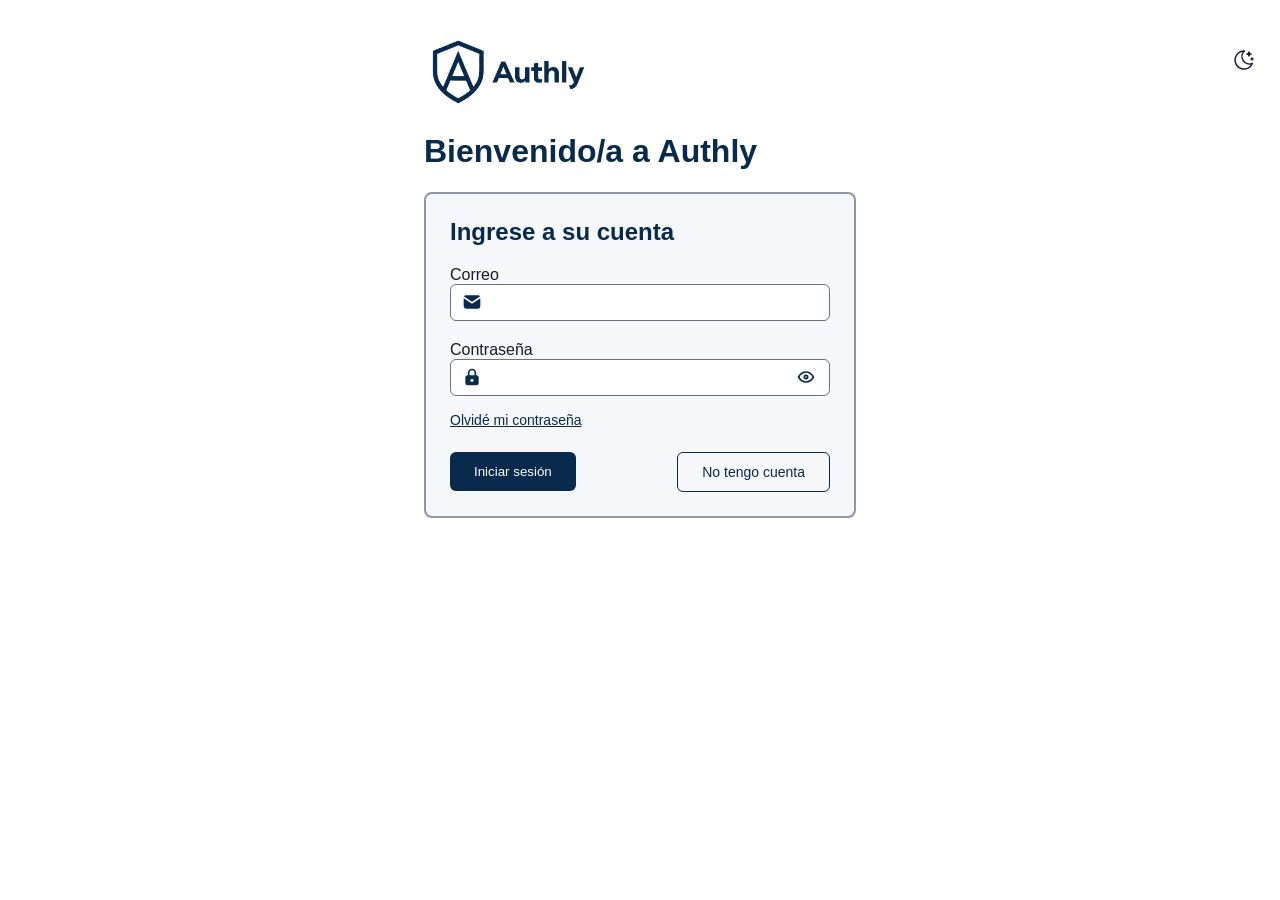
<file: frontend/index.html>
<!DOCTYPE html>
<html lang="es">

    <head>
        <meta charset="UTF-8">
        <title>Authly</title>
    </head>

    <body>
        <script type="module" src="js/index.js"></script>
    </body>

</html>
</file>
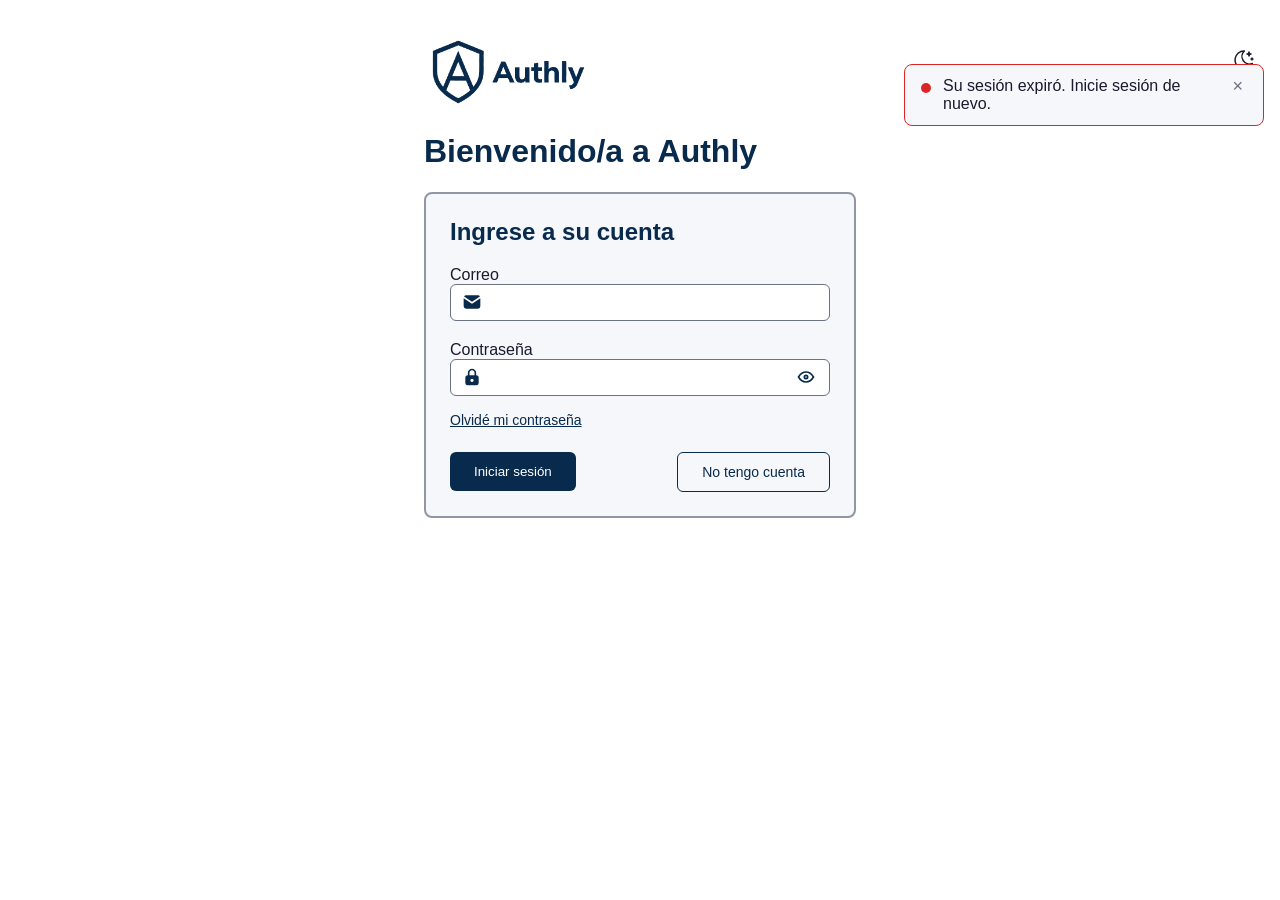
<file: frontend/app.html>
<!DOCTYPE html>
<html lang="es">

    <head>
        <meta charset="UTF-8">
        <script>
            if (localStorage.getItem("tema") === "oscuro") {
            document.documentElement.setAttribute("data-tema", "oscuro");
            }
        </script>
        <meta name="viewport" content="width=device-width, initial-scale=1">
        <title>Aplicación | Authly</title>
        <link rel="stylesheet" href="css/variables.css">
        <link rel="stylesheet" href="css/base.css">
        <link rel="stylesheet" href="css/components.css">
        <link rel="stylesheet" href="css/panel.css">
        <link rel="stylesheet" href="css/transiciones.css">
    </head>

    <body>

         <button type="button" aria-label="Cambiar a modo oscuro" id="cambiar-tema">
            <svg class="icono-luna" width="24" height="24" viewBox="0 0 24 24" fill="none" stroke="currentColor" stroke-width="1.5" stroke-linecap="round" stroke-linejoin="round" aria-hidden="true">
                <path d="M12 3c.132 0 .263 0 .393 0a7.5 7.5 0 0 0 7.92 12.446a9 9 0 1 1 -8.313 -12.454z" />
                <path d="M17 4a2 2 0 0 0 2 2a2 2 0 0 0 -2 2a2 2 0 0 0 -2 -2a2 2 0 0 0 2 -2" />
                <path d="M19 11h2m-1 -1v2" />
            </svg>
            <svg class="icono-sol" width="24" height="24" viewBox="0 0 24 24" fill="none" stroke="currentColor" stroke-width="1.5" stroke-linecap="round" stroke-linejoin="round" aria-hidden="true">
                <path d="M14.828 14.828a4 4 0 1 0 -5.656 -5.656a4 4 0 0 0 5.656 5.656z" />
                <path d="M6.343 17.657l-1.414 1.414" />
                <path d="M6.343 6.343l-1.414 -1.414" />
                <path d="M17.657 6.343l1.414 -1.414" />
                <path d="M17.657 17.657l1.414 1.414" />
                <path d="M4 12h-2" />
                <path d="M12 4v-2" />
                <path d="M20 12h2" />
                <path d="M12 20v2" />
            </svg>
        </button>

            <header class="encabezado">

                <a href="apps.html" class="enlace-logo" aria-label="Authly, ir a aplicaciones">
                    <img class="logo claro" src="assets/img/logo_horizontal.png" alt="">
                    <img class="logo oscuro" src="assets/img/logo_horizontal_noche.png" alt="">
                </a>

                <div class="datos-sesion">
                    <div class="identidad">
                    
                        <span class="nombre-organizacion" id="nombre-organizacion"></span>
                        <span class="email-administrador" id="email-administrador"></span>

                    </div>

                    <button type="button" class="boton-secundario" id="boton-cerrar-sesion">Cerrar sesión</button>

                </div>

            </header>

        <main class="contenedor contenedor-ancho">

            <a class="enlace-volver" href="apps.html">← Volver a aplicaciones</a>

            <p class="texto-ayuda" id="estado-carga">Cargando aplicación...</p>

            <section class="oculto" id="detalle-app">

                <div class="titulo-pagina">
                    <h1 id="titulo-detalle">Nombre</h1>
                    <button type="button" class="boton-secundario" id="boton-editar">Editar</button>
                </div>

                <p class="descripcion" id="descripcion-detalle">Descripción</p>

                <section>

                    <h2>Credenciales</h2>

                    <div class="credencial">

                        <p class="etiqueta-credencial">Client ID</p>
            
                        <div class="credencial-fila">
                
                            <span class="credencial-valor" id="credencial-client-id"></span>
                            <button type ="button" class="boton-secundario boton-chico" id="boton-copiar-client-id">Copiar</button>

                        </div>

                    </div>

                    <div class="credencial">

                        <p class="etiqueta-credencial">Client secret</p>

                        <div class="aviso">
                            <svg class="icono-aviso" width="24" height="24" viewBox="0 0 24 24" fill="none" stroke="currentColor" stroke-width="2" stroke-linecap="round" stroke-linejoin="round" aria-hidden="true">
                                <path d="M12 9v4" />
                                <path d="M10.363 3.591l-8.106 13.534a1.914 1.914 0 0 0 1.636 2.871h16.214a1.914 1.914 0 0 0 1.636 -2.87l-8.106 -13.536a1.914 1.914 0 0 0 -3.274 0z" />
                                <path d="M12 16h.01" />
                            </svg>

                            <p>El client secret no puede volver a mostrarse. Si lo perdió, genere uno nuevo: el actual dejará de funcionar y los sistemas que lo usen tendrán que actualizarlo.</p>

                        </div>

                        <button type="button" class="boton-peligro-borde" id="boton-regenerar">Regenerar secret</button>

                    </div>

                </section>

                <section class="pestanas-app">

                    <div class="pestanas" role="tablist" aria-label="Gestión de la aplicación">
                        <button type="button" role="tab" class="pestana" id="pestana-roles" aria-selected="true" aria-controls="panel-roles">Roles</button>
                        <button type="button" role="tab" class="pestana" id="pestana-usuarios" aria-selected="false" aria-controls="panel-usuarios">Usuarios</button>
                    </div>

                    <div role="tabpanel" id="panel-roles" aria-labelledby="pestana-roles">
                        <div class="barra-panel">
                            <p class="texto-ayuda">Los roles definen qué puede hacer cada usuario de la aplicación.</p>
                            <button type="button" id="boton-crear-rol">Crear rol</button>
                        </div>

                        <p class="texto-ayuda" id="estado-carga-roles">Cargando roles...</p>

                        <table class="tabla oculto" id="tabla-roles">

                            <thead>
                                <tr>
                                    <th>Nombre</th>
                                    <th>Permisos</th>
                                    <th>Usuarios</th>
                                    <th>Acciones</th>
                                </tr>
                            </thead>

                            <tbody id="cuerpo-tabla-roles">
                               
                            </tbody>

                        </table>

                        <section class="estado-vacio oculto" id="estado-vacio-roles">
                            <p>Esta aplicación no tiene roles aún. Cree el primero con el botón «Crear rol».</p>
                        </section>
                    </div>

                    <div role="tabpanel" class="oculto" id="panel-usuarios" aria-labelledby="pestana-usuarios">

                        <p class="texto-ayuda">Los usuarios se registran desde el sistema externo de la aplicación. Desde aquí se puede cambiar su nombre y sus roles, o eliminarlos.</p>

                        <p class="texto-ayuda" id="estado-carga-usuarios">Cargando usuarios...</p>

                        <table class="tabla oculto" id="tabla-usuarios">

                            <thead>
                                <tr>
                                    <th>Nombre</th>
                                    <th>Email</th>
                                    <th>Roles</th>
                                    <th>Acciones</th>
                                </tr>
                            </thead>

                            <tbody id="cuerpo-tabla-usuarios">

                            </tbody>

                        </table>

                        <section class="estado-vacio oculto" id="estado-vacio-usuarios">
                            <p>Esta aplicación no tiene usuarios aún. Los usuarios se registran desde el sistema externo de la aplicación.</p>
                        </section>

                        <nav class="paginador oculto" id="paginador-usuarios" aria-label="Paginación de usuarios"></nav>

                    </div>

                </section>

                <section class="zona-peligro">
                    <h2>Acciones irreversibles</h2>
                    <p class="texto-ayuda">Eliminar la aplicación no se puede deshacer. Solo es posible si no tiene usuarios.</p>
                    <button type="button" class="boton-peligro-borde" id="boton-eliminar-app">Eliminar aplicación</button>
                </section>

            </section>

            <section class="oculto" id="no-encontrada">

                <p>No se encontró la aplicación.</p>
                <a class="enlace-volver" href="apps.html">← Volver a aplicaciones</a>
                    
            </section>

        </main>

        <dialog id="modal-confirmar-regenerar">

            <h2>Regenerar client secret</h2>

            <div class="aviso">
                <svg class="icono-aviso" width="24" height="24" viewBox="0 0 24 24" fill="none" stroke="currentColor" stroke-width="2" stroke-linecap="round" stroke-linejoin="round" aria-hidden="true">
                    <path d="M12 9v4" />
                    <path d="M10.363 3.591l-8.106 13.534a1.914 1.914 0 0 0 1.636 2.871h16.214a1.914 1.914 0 0 0 1.636 -2.87l-8.106 -13.536a1.914 1.914 0 0 0 -3.274 0z" />
                    <path d="M12 16h.01" />
                </svg>
                <p>El client secret actual dejará de funcionar. Los sistemas que lo usen no podrán autenticarse hasta que se los configure con el nuevo.</p>
            </div>

            <p id="texto-confirmar-regenerar"></p>
            <p class="mensaje-error oculto" id="error-regenerar">No se pudo regenerar el client secret. Intente nuevamente.</p>

            <div class="botones-formulario">
                <button type="button" class="boton-peligro" id="boton-confirmar-regenerar">Regenerar</button>
                <button type="button" class="boton-secundario" id="boton-cancelar-regenerar">Cancelar</button>
            </div>

        </dialog>

        <dialog id="modal-secret">

            <h2>Nuevo client secret</h2>

            <div class="aviso">
                <svg class="icono-aviso" width="24" height="24" viewBox="0 0 24 24" fill="none" stroke="currentColor" stroke-width="2" stroke-linecap="round" stroke-linejoin="round" aria-hidden="true">
                    <path d="M12 9v4" />
                    <path d="M10.363 3.591l-8.106 13.534a1.914 1.914 0 0 0 1.636 2.871h16.214a1.914 1.914 0 0 0 1.636 -2.87l-8.106 -13.536a1.914 1.914 0 0 0 -3.274 0z" />
                    <path d="M12 16h.01" />
                </svg>
                <p>Atención: el client secret no volverá a mostrarse. Asegúrese de copiarlo.</p>
            </div>

            <div class="credencial">
                <p class="etiqueta-credencial">Client secret</p>
                <div class="credencial-fila">
                    <span class="credencial-valor" id="valor-secret-nuevo"></span>
                    <button type="button" class="boton-secundario boton-chico" id="boton-copiar-secret">Copiar</button>
                </div>
            </div>

            <button type="button" id="boton-entendido">Entendido, ya lo copié</button>

        </dialog>

        <dialog id="modal-editar-app">

            <h2>Editar aplicación</h2>

            <form id="formulario-editar-app" novalidate>

                <label for="nombre-editar">Nombre</label>
                <input type="text" id="nombre-editar" maxlength="100" name="nombre">
                <p class="mensaje-error oculto" id="error-nombre-editar">Campo incompleto. Ingrese el nombre de la aplicación.</p>

                <label for="descripcion-editar">Descripción (opcional)</label>
                <textarea id="descripcion-editar" maxlength="500" name="descripcion" rows="3"></textarea>

                <div class="botones-formulario">
                    <button type="submit" id="boton-guardar-editar">Guardar</button>
                    <button type="button" class="boton-secundario" id="boton-cancelar-editar">Cancelar</button>
                </div>

            </form>

        </dialog>

        <dialog id="modal-rol" class="dialog-ancho">

            <h2 id="titulo-modal-rol">Crear rol</h2>

            <form id="formulario-rol" novalidate>

                <label for="nombre-rol">Nombre</label>
                <input type="text" id="nombre-rol" maxlength="100" name="nombre">
                <p class="mensaje-error oculto" id="error-nombre-rol">Campo incompleto. Ingrese el nombre del rol.</p>

                <label for="descripcion-rol">Descripción (opcional)</label>
                <textarea id="descripcion-rol" maxlength="500" name="descripcion" rows="2"></textarea>

                <fieldset class="grupo-campos">
                    <legend>Permisos</legend>
                    <p class="texto-ayuda">Cada permiso combina un recurso y una acción, por ejemplo «facturas» y «leer». Un rol puede no tener permisos.</p>
                    <div id="lista-permisos"></div>
                    <p class="mensaje-error oculto" id="error-permisos"></p>
                    <button type="button" class="boton-secundario boton-chico" id="boton-agregar-permiso">Agregar permiso</button>
                </fieldset>

                <div class="casilla-fila">
                    <input type="checkbox" id="rol-por-defecto" name="porDefecto">
                    <label for="rol-por-defecto">Rol por defecto</label>
                </div>
                <p class="texto-ayuda">Los usuarios nuevos reciben este rol. Solo uno por aplicación.</p>

                <p class="mensaje-error oculto" id="error-general-rol"></p>

                <div class="botones-formulario">
                    <button type="submit" id="boton-guardar-rol">Crear</button>
                    <button type="button" class="boton-secundario" id="boton-cancelar-rol">Cancelar</button>
                </div>

                <datalist id="acciones-sugeridas">
                    <option value="crear"></option>
                    <option value="leer"></option>
                    <option value="editar"></option>
                    <option value="eliminar"></option>
                </datalist>

            </form>

        </dialog>

        <dialog id="modal-confirmar-sin-defecto">

            <h2>Quitar el rol por defecto</h2>

            <div class="aviso">
                <svg class="icono-aviso" width="24" height="24" viewBox="0 0 24 24" fill="none" stroke="currentColor" stroke-width="2" stroke-linecap="round" stroke-linejoin="round" aria-hidden="true">
                    <path d="M12 9v4" />
                    <path d="M10.363 3.591l-8.106 13.534a1.914 1.914 0 0 0 1.636 2.871h16.214a1.914 1.914 0 0 0 1.636 -2.87l-8.106 -13.536a1.914 1.914 0 0 0 -3.274 0z" />
                    <path d="M12 16h.01" />
                </svg>
                <p>Este rol deja de ser el rol por defecto. Mientras la aplicación no tenga otro, no se podrán registrar usuarios nuevos.</p>
            </div>

            <p id="texto-confirmar-sin-defecto"></p>

            <div class="botones-formulario">
                <button type="button" id="boton-confirmar-sin-defecto">Guardar cambios</button>
                <button type="button" class="boton-secundario" id="boton-volver-formulario">Volver al formulario</button>
            </div>

        </dialog>

        <dialog id="modal-eliminar-rol">

            <h2 id="titulo-eliminar-rol">Eliminar rol</h2>

            <div class="aviso">
                <svg class="icono-aviso" width="24" height="24" viewBox="0 0 24 24" fill="none" stroke="currentColor" stroke-width="2" stroke-linecap="round" stroke-linejoin="round" aria-hidden="true">
                    <path d="M12 9v4" />
                    <path d="M10.363 3.591l-8.106 13.534a1.914 1.914 0 0 0 1.636 2.871h16.214a1.914 1.914 0 0 0 1.636 -2.87l-8.106 -13.536a1.914 1.914 0 0 0 -3.274 0z" />
                    <path d="M12 16h.01" />
                </svg>
                <p id="aviso-eliminar-rol"></p>
            </div>

            <p class="mensaje-error oculto" id="error-eliminar-rol"></p>

            <div class="botones-formulario">
                <button type="button" class="boton-peligro" id="boton-confirmar-eliminar">Eliminar</button>
                <button type="button" class="boton-secundario" id="boton-cancelar-eliminar">Cancelar</button>
            </div>

        </dialog>

        <dialog id="modal-eliminar-app">

            <h2 id="titulo-eliminar-app">Eliminar aplicación</h2>

            <div class="aviso">
                <svg class="icono-aviso" width="24" height="24" viewBox="0 0 24 24" fill="none" stroke="currentColor" stroke-width="2" stroke-linecap="round" stroke-linejoin="round" aria-hidden="true">
                    <path d="M12 9v4" />
                    <path d="M10.363 3.591l-8.106 13.534a1.914 1.914 0 0 0 1.636 2.871h16.214a1.914 1.914 0 0 0 1.636 -2.87l-8.106 -13.536a1.914 1.914 0 0 0 -3.274 0z" />
                    <path d="M12 16h.01" />
                </svg>
                <p id="aviso-eliminar-app"></p>
            </div>

            <div id="confirmacion-nombre-app">
                <label for="campo-nombre-eliminar">Para confirmar, escriba el nombre de la aplicación</label>
                <input type="text" id="campo-nombre-eliminar" autocomplete="off">
                <p class="texto-ayuda" id="ayuda-nombre-eliminar"></p>
            </div>

            <p class="mensaje-error oculto" id="error-eliminar-app"></p>

            <div class="botones-formulario">
                <button type="button" class="boton-peligro" id="boton-confirmar-eliminar-app">Eliminar aplicación</button>
                <button type="button" class="boton-secundario" id="boton-cancelar-eliminar-app">Cancelar</button>
            </div>

        </dialog>

        <dialog id="modal-editar-usuario" class="dialog-ancho">

            <h2>Editar usuario</h2>

            <form id="formulario-editar-usuario" novalidate>

                <p class="etiqueta-credencial">Email</p>
                <p class="dato-fijo" id="email-editar-usuario"></p>
                <p class="texto-ayuda">El email no se puede modificar.</p>

                <label for="nombre-usuario">Nombre</label>
                <input type="text" id="nombre-usuario" maxlength="100" name="nombre">
                <p class="mensaje-error oculto" id="error-nombre-usuario">Campo incompleto. Ingrese el nombre.</p>

                <label for="apellido-usuario">Apellido</label>
                <input type="text" id="apellido-usuario" maxlength="100" name="apellido">
                <p class="mensaje-error oculto" id="error-apellido-usuario">Campo incompleto. Ingrese el apellido.</p>

                <fieldset class="grupo-campos">
                    <legend>Roles</legend>
                    <p class="texto-ayuda">El usuario debe tener al menos un rol. Sus permisos son la suma de los permisos de todos sus roles.</p>
                    <div id="lista-roles-usuario"></div>
                    <p class="mensaje-error oculto" id="error-roles-usuario">El usuario debe tener al menos un rol.</p>
                </fieldset>

                <p class="mensaje-error oculto" id="error-general-usuario"></p>

                <div class="botones-formulario">
                    <button type="submit" id="boton-guardar-usuario">Guardar</button>
                    <button type="button" class="boton-secundario" id="boton-cancelar-usuario">Cancelar</button>
                </div>

            </form>

        </dialog>

        <dialog id="modal-eliminar-usuario">

            <h2>Eliminar usuario</h2>

            <div class="aviso">
                <svg class="icono-aviso" width="24" height="24" viewBox="0 0 24 24" fill="none" stroke="currentColor" stroke-width="2" stroke-linecap="round" stroke-linejoin="round" aria-hidden="true">
                    <path d="M12 9v4" />
                    <path d="M10.363 3.591l-8.106 13.534a1.914 1.914 0 0 0 1.636 2.871h16.214a1.914 1.914 0 0 0 1.636 -2.87l-8.106 -13.536a1.914 1.914 0 0 0 -3.274 0z" />
                    <path d="M12 16h.01" />
                </svg>
                <p>Se eliminará este usuario de la aplicación. Esta acción no se puede deshacer: si quiere volver, deberá registrarse y verificar su email de nuevo.</p>
            </div>

            <dl class="ficha-usuario">
                <dt>Nombre</dt>
                <dd id="nombre-eliminar-usuario"></dd>
                <dt>Email</dt>
                <dd id="email-eliminar-usuario"></dd>
                <dt>Roles</dt>
                <dd id="roles-eliminar-usuario"></dd>
            </dl>

            <p class="mensaje-error oculto" id="error-eliminar-usuario"></p>

            <div class="botones-formulario">
                <button type="button" class="boton-peligro" id="boton-confirmar-eliminar-usuario">Eliminar usuario</button>
                <button type="button" class="boton-secundario" id="boton-cancelar-eliminar-usuario">Cancelar</button>
            </div>

        </dialog>

        <script type="module" src="js/app.js"></script>

    </body>

</html>
</file>
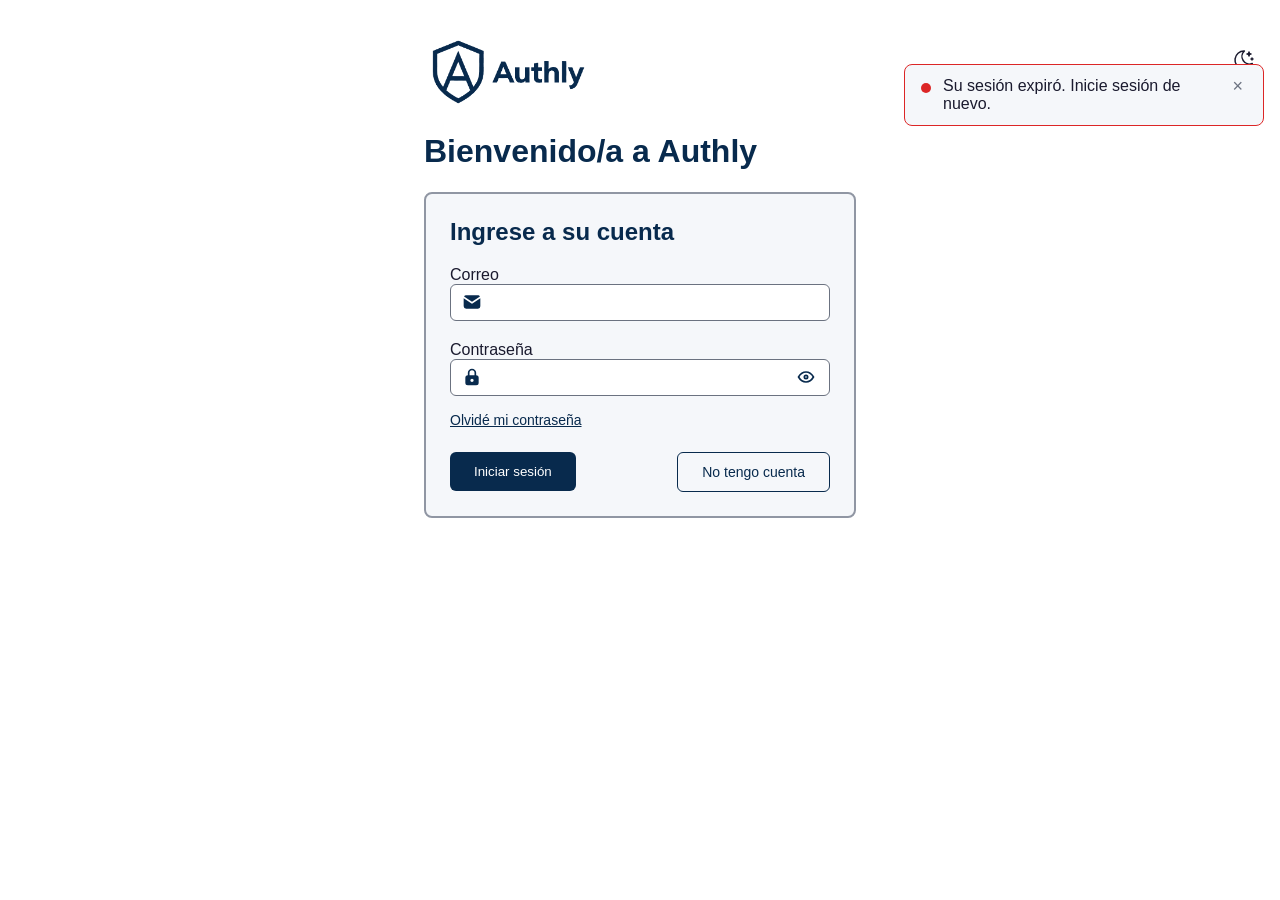
<file: frontend/apps.html>
<!DOCTYPE html>
<html lang="es">

    <head>
        <meta charset="UTF-8">
         <script>
            if (localStorage.getItem("tema") === "oscuro") {
            document.documentElement.setAttribute("data-tema", "oscuro");
            }
        </script>
        <meta name="viewport" content="width=device-width, initial-scale=1">
        <title>Aplicaciones | Authly</title>
        <link rel="stylesheet" href="css/variables.css">
        <link rel="stylesheet" href="css/base.css">
        <link rel="stylesheet" href="css/components.css">
        <link rel="stylesheet" href="css/panel.css">
        <link rel="stylesheet" href="css/transiciones.css">
    </head>

    <body>

         <button type="button" aria-label="Cambiar a modo oscuro" id="cambiar-tema">
            <svg class="icono-luna" width="24" height="24" viewBox="0 0 24 24" fill="none" stroke="currentColor" stroke-width="1.5" stroke-linecap="round" stroke-linejoin="round" aria-hidden="true">
                <path d="M12 3c.132 0 .263 0 .393 0a7.5 7.5 0 0 0 7.92 12.446a9 9 0 1 1 -8.313 -12.454z" />
                <path d="M17 4a2 2 0 0 0 2 2a2 2 0 0 0 -2 2a2 2 0 0 0 -2 -2a2 2 0 0 0 2 -2" />
                <path d="M19 11h2m-1 -1v2" />
            </svg>
            <svg class="icono-sol" width="24" height="24" viewBox="0 0 24 24" fill="none" stroke="currentColor" stroke-width="1.5" stroke-linecap="round" stroke-linejoin="round" aria-hidden="true">
                <path d="M14.828 14.828a4 4 0 1 0 -5.656 -5.656a4 4 0 0 0 5.656 5.656z" />
                <path d="M6.343 17.657l-1.414 1.414" />
                <path d="M6.343 6.343l-1.414 -1.414" />
                <path d="M17.657 6.343l1.414 -1.414" />
                <path d="M17.657 17.657l1.414 1.414" />
                <path d="M4 12h-2" />
                <path d="M12 4v-2" />
                <path d="M20 12h2" />
                <path d="M12 20v2" />
            </svg>
        </button>

        <header class="encabezado">

            <a href="apps.html" class="enlace-logo" aria-label="Authly, ir a aplicaciones">
                <img class="logo claro" src="assets/img/logo_horizontal.png" alt="">
                <img class="logo oscuro" src="assets/img/logo_horizontal_noche.png" alt="">
            </a>
            
            <div class="datos-sesion">
                <div class="identidad">
                    
                    <span class="nombre-organizacion" id="nombre-organizacion"></span>
                    <span class="email-administrador" id="email-administrador"></span>

                </div>

                <button type="button" class="boton-secundario" id="boton-cerrar-sesion">Cerrar sesión</button>

            </div>

        </header>

    <main class="contenedor contenedor-ancho">

        <div class="titulo-pagina">

            <h1>Sus aplicaciones</h1>

            <button type="button" id="boton-crear-app">Crear aplicación</button>

        </div>

            <p class="texto-ayuda" id="estado-carga">Cargando aplicaciones...</p>
            <p class="resumen-lista oculto" id="resumen-apps"></p>

        <table class="tabla oculto" id="tabla-apps">

            <thead>

                <tr>

                    <th>Nombre</th>
                    <th>Client ID</th>
                    <th>Usuarios</th>

                </tr>

            </thead>

            <tbody id="cuerpo-tabla-apps">

               

            </tbody>

        </table>

        <section class="estado-vacio oculto" id="estado-vacio">

            <p>No tiene aplicaciones aún. Cree la primera con el botón «Crear aplicación».</p>

        </section>

        <nav class="paginador oculto" id="paginador-apps" aria-label="Paginación de aplicaciones"></nav>

    </main>

    <dialog id="modal-crear-app">
        
        <h2>Crear aplicación</h2>
        <form id="formulario-crear-app" novalidate>

            <label for="nombre-app">Nombre</label>
            <input type="text" id="nombre-app" maxlength="100" name="nombre">
            <p class="mensaje-error oculto" id="error-nombre-app">Campo incompleto. Ingrese el nombre de la aplicación.</p>

            <label for="descripcion-app">Descripción (opcional)</label>
            <textarea id="descripcion-app" maxlength="500" name="descripcion" rows="3"></textarea>

            <div class="botones-formulario">

                <button type="submit" id="boton-guardar-app">Crear</button>
                <button type="button" class="boton-secundario" id="boton-cancelar-app">Cancelar</button>

            </div> 

        </form>

    </dialog>

    <dialog id="modal-credenciales">

        <h2 id="titulo-credenciales">Aplicación creada</h2>
       
        <div class="aviso">
            <svg class="icono-aviso" width="24" height="24" viewBox="0 0 24 24" fill="none" stroke="currentColor" stroke-width="2" stroke-linecap="round" stroke-linejoin="round" aria-hidden="true">
                <path d="M12 9v4" />
                <path d="M10.363 3.591l-8.106 13.534a1.914 1.914 0 0 0 1.636 2.871h16.214a1.914 1.914 0 0 0 1.636 -2.87l-8.106 -13.536a1.914 1.914 0 0 0 -3.274 0z" />
                <path d="M12 16h.01" />
            </svg>
            <p>Atención: el client secret no volverá a mostrarse. Asegúrese de copiarlo.</p>
        </div>

        <div class="credencial">
            <p class="etiqueta-credencial">Client ID</p>
            
            <div class="credencial-fila">
                
                <span class="credencial-valor" id="credencial-client-id"></span>
                <button type = "button" class="boton-secundario boton-chico" id="boton-copiar-client-id">Copiar</button>

            </div>

        </div>

        <div class="credencial">
            <p class="etiqueta-credencial">Client secret</p>
            <div class="credencial-fila">
                <span class="credencial-valor" id="credencial-secret"></span>
                <button type = "button" class="boton-secundario boton-chico" id="boton-copiar-secret">Copiar</button>

            </div>

        </div>

        <button type = "button" id="boton-entendido">Entendido, ya lo copié</button>

    </dialog>

    <script type="module" src="js/apps.js"></script>

    </body>

</html>
</file>
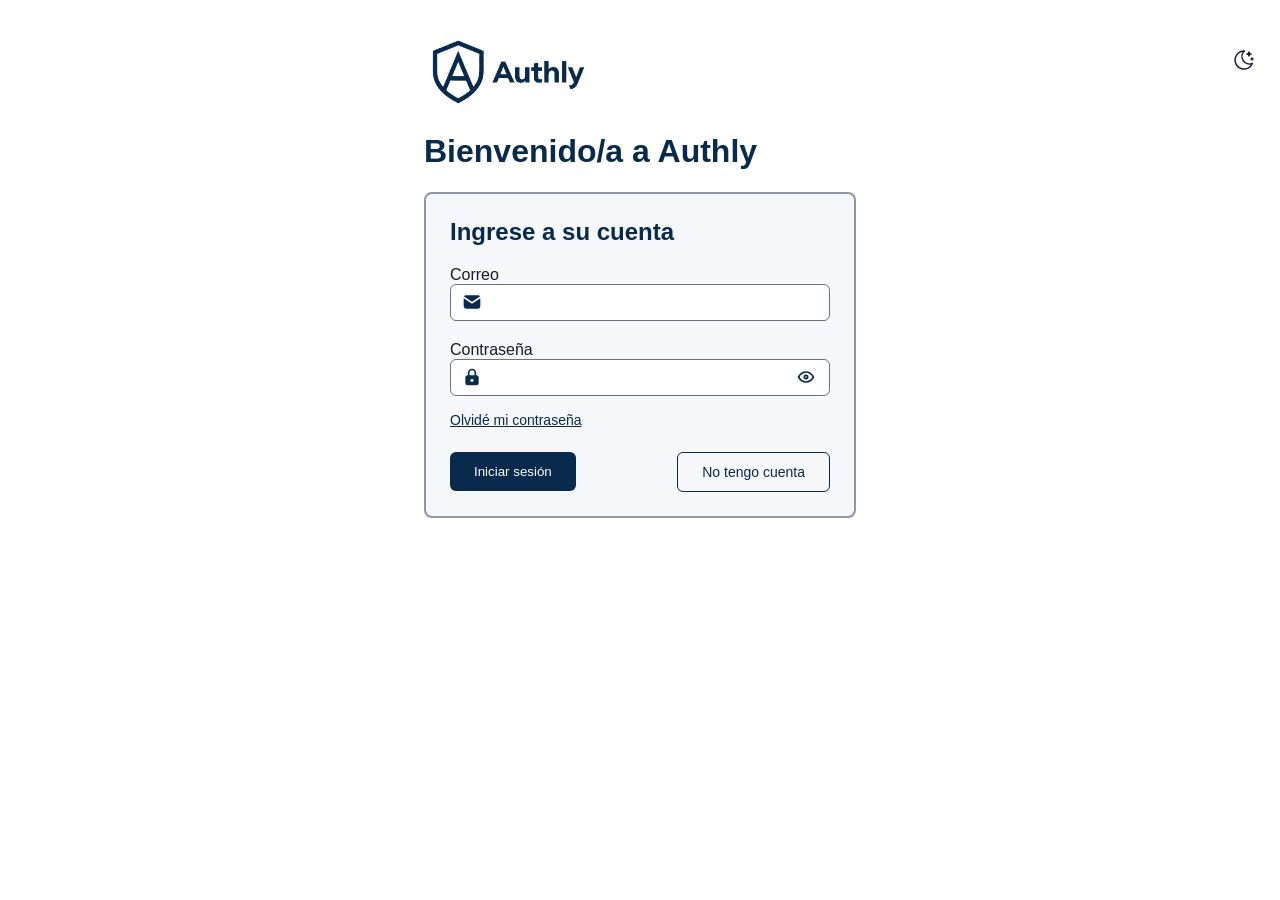
<file: frontend/login.html>
<!DOCTYPE html>
<html lang="es">

    <head>
        <meta charset="UTF-8">
         <script>
            if (localStorage.getItem("tema") === "oscuro") {
            document.documentElement.setAttribute("data-tema", "oscuro");
            }
        </script>
        <meta name="viewport" content="width=device-width, initial-scale=1">
        <title>Iniciar sesión | Authly</title>
        <link rel="stylesheet" href="css/variables.css">
        <link rel="stylesheet" href="css/base.css">
        <link rel="stylesheet" href="css/components.css">
        <link rel="stylesheet" href="css/auth.css">
        <link rel="stylesheet" href="css/transiciones.css">
    </head>
    
    <body>
        <button type="button" aria-label="Cambiar a modo oscuro" id="cambiar-tema">
            <svg class="icono-luna" width="24" height="24" viewBox="0 0 24 24" fill="none" stroke="currentColor" stroke-width="1.5" stroke-linecap="round" stroke-linejoin="round" aria-hidden="true">
                <path d="M12 3c.132 0 .263 0 .393 0a7.5 7.5 0 0 0 7.92 12.446a9 9 0 1 1 -8.313 -12.454z" />
                <path d="M17 4a2 2 0 0 0 2 2a2 2 0 0 0 -2 2a2 2 0 0 0 -2 -2a2 2 0 0 0 2 -2" />
                <path d="M19 11h2m-1 -1v2" />
            </svg>
            <svg class="icono-sol" width="24" height="24" viewBox="0 0 24 24" fill="none" stroke="currentColor" stroke-width="1.5" stroke-linecap="round" stroke-linejoin="round" aria-hidden="true">
                <path d="M14.828 14.828a4 4 0 1 0 -5.656 -5.656a4 4 0 0 0 5.656 5.656z" />
                <path d="M6.343 17.657l-1.414 1.414" />
                <path d="M6.343 6.343l-1.414 -1.414" />
                <path d="M17.657 6.343l1.414 -1.414" />
                <path d="M17.657 17.657l1.414 1.414" />
                <path d="M4 12h-2" />
                <path d="M12 4v-2" />
                <path d="M20 12h2" />
                <path d="M12 20v2" />
            </svg>
        </button>

        <div class="contenedor contenedor-angosto">

            <img class="logo claro" src="assets/img/logo_horizontal.png" alt="Logo de Authly">
            <img class="logo oscuro" src="assets/img/logo_horizontal_noche.png" alt="Logo de Authly">

            <h1>Bienvenido/a a Authly</h1>

            <section class="paso">

                <h2>Ingrese a su cuenta</h2>
                <form id="formulario-ingreso" novalidate>
                    <label for="email-admin">Correo</label>
                            <div class="campo-icono">
                                <input type="email" id="email-admin" name="email" maxlength="254">
                                <svg width="20" height="20" viewBox="0 0 24 24" fill="currentColor" aria-hidden="true">
                                    <path d="M22 7.535v9.465a3 3 0 0 1 -2.824 2.995l-.176 .005h-14a3 3 0 0 1 -2.995 -2.824l-.005 -.176v-9.465l9.445 6.297l.116 .066a1 1 0 0 0 .878 0l.116 -.066l9.445 -6.297z" />
                                    <path d="M19 4c1.08 0 2.027 .57 2.555 1.427l-9.555 6.37l-9.555 -6.37a2.999 2.999 0 0 1 2.354 -1.42l.201 -.007h14z" />
                                </svg>
                            </div>   
                            <p class="mensaje-error oculto" id="error-email"></p>

                    <label for="pass-admin">Contraseña</label> 
                            <div class="campo-icono">
                                <input type="password" id="pass-admin" name="pass" maxlength="128">
                                <svg width="20" height="20" viewBox="0 0 24 24" fill="currentColor" aria-hidden="true">
                                    <path d="M12 2a5 5 0 0 1 5 5v3a3 3 0 0 1 3 3v6a3 3 0 0 1 -3 3h-10a3 3 0 0 1 -3 -3v-6a3 3 0 0 1 3 -3v-3a5 5 0 0 1 5 -5m0 12a2 2 0 0 0 -1.995 1.85l-.005 .15a2 2 0 1 0 2 -2m0 -10a3 3 0 0 0 -3 3v3h6v-3a3 3 0 0 0 -3 -3" />
                                </svg>

                                <button type="button" class="boton-ojo" id="boton-ojo-pass" aria-label="Mostrar contraseña" aria-pressed="false">
                                    <svg class="icono-ojo-abierto" width="20" height="20" viewBox="0 0 24 24" fill="none" stroke="currentColor" stroke-width="2" stroke-linecap="round" stroke-linejoin="round" aria-hidden="true">
                                        <path d="M10 12a2 2 0 1 0 4 0a2 2 0 0 0 -4 0" />
                                        <path d="M21 12c-2.4 4 -5.4 6 -9 6c-3.6 0 -6.6 -2 -9 -6c2.4 -4 5.4 -6 9 -6c3.6 0 6.6 2 9 6" />
                                    </svg>
                                    <svg class="icono-ojo-cerrado" width="20" height="20" viewBox="0 0 24 24" fill="none" stroke="currentColor" stroke-width="2" stroke-linecap="round" stroke-linejoin="round" aria-hidden="true">
                                        <path d="M10.585 10.587a2 2 0 0 0 2.829 2.828" />
                                        <path d="M16.681 16.673a8.717 8.717 0 0 1 -4.681 1.327c-3.6 0 -6.6 -2 -9 -6c1.272 -2.12 2.712 -3.678 4.32 -4.674m2.86 -1.146a9.055 9.055 0 0 1 1.82 -.18c3.6 0 6.6 2 9 6c-.666 1.11 -1.379 2.067 -2.138 2.87" />
                                        <path d="M3 3l18 18" />
                                    </svg>
                                </button>

                            </div> 
                               
                            <p class="mensaje-error oculto" id="error-pass">Campo incompleto. Ingrese su contraseña.</p>

                    <a href="recovery.html" class="enlace-secundario">Olvidé mi contraseña</a>

                    <p class="mensaje-error oculto" id="error-general"></p>
                    
                    <div class="botones-formulario">
                        <button type="submit" id="boton-ingreso">Iniciar sesión</button>
                        <a href="register.html" class="boton-enlace boton-enlace-secundario">No tengo cuenta</a>
                    </div>  

                </form>            

            </section>      

        </div>

        <script type="module" src="js/login.js"></script>
        
    </body>    

</html>
</file>
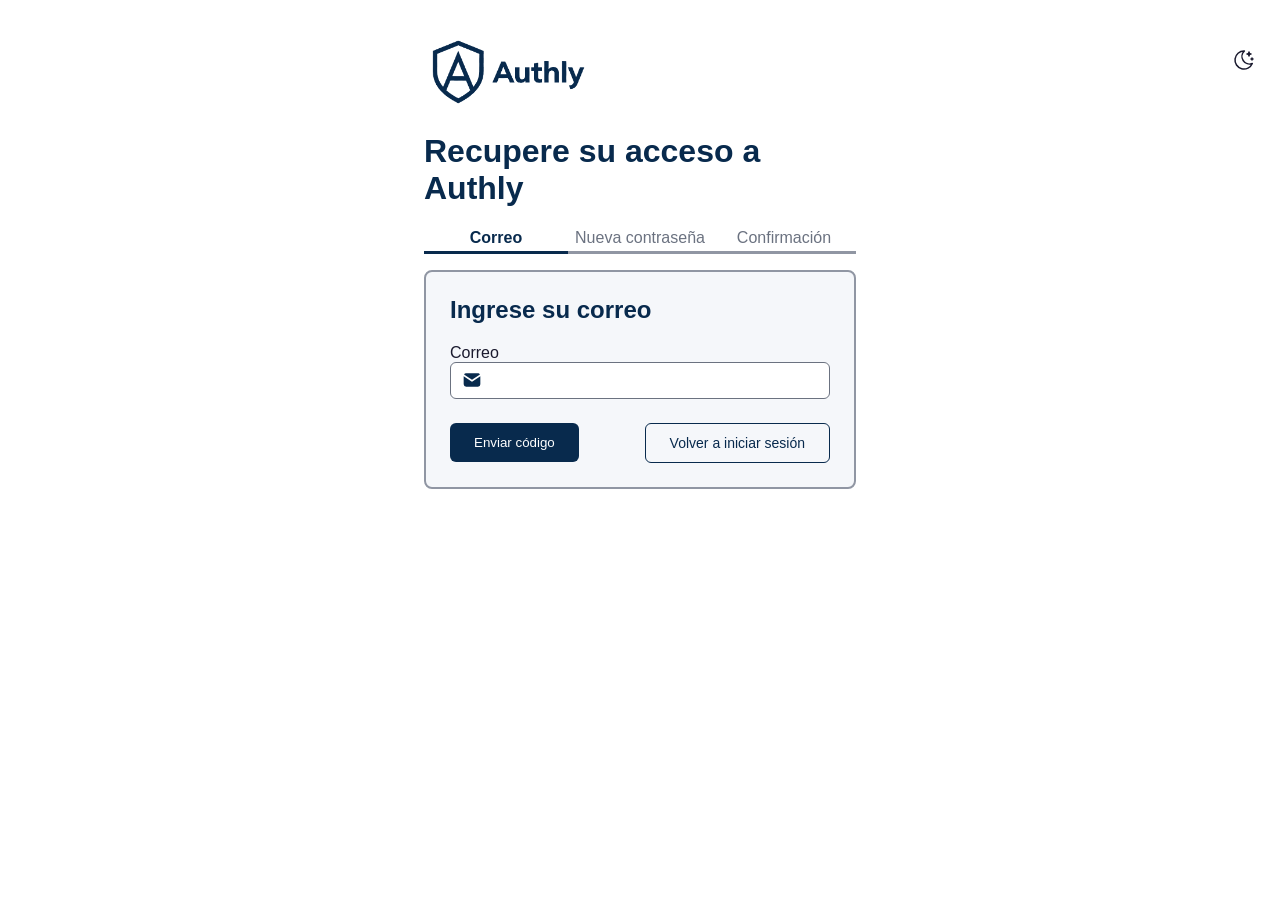
<file: frontend/recovery.html>
<!DOCTYPE html>
<html lang="es">

    <head>
        <meta charset="UTF-8">
         <script>
            if (localStorage.getItem("tema") === "oscuro") {
            document.documentElement.setAttribute("data-tema", "oscuro");
            }
        </script>
        <meta name="viewport" content="width=device-width, initial-scale=1">
        <title>Recuperar contraseña | Authly</title>
        <link rel="stylesheet" href="css/variables.css">
        <link rel="stylesheet" href="css/base.css">
        <link rel="stylesheet" href="css/components.css">
        <link rel="stylesheet" href="css/auth.css">
        <link rel="stylesheet" href="css/transiciones.css">
    </head>
    
    <body>
        <button type="button" aria-label="Cambiar a modo oscuro" id="cambiar-tema">
            <svg class="icono-luna" width="24" height="24" viewBox="0 0 24 24" fill="none" stroke="currentColor" stroke-width="1.5" stroke-linecap="round" stroke-linejoin="round" aria-hidden="true">
                <path d="M12 3c.132 0 .263 0 .393 0a7.5 7.5 0 0 0 7.92 12.446a9 9 0 1 1 -8.313 -12.454z" />
                <path d="M17 4a2 2 0 0 0 2 2a2 2 0 0 0 -2 2a2 2 0 0 0 -2 -2a2 2 0 0 0 2 -2" />
                <path d="M19 11h2m-1 -1v2" />
            </svg>
            <svg class="icono-sol" width="24" height="24" viewBox="0 0 24 24" fill="none" stroke="currentColor" stroke-width="1.5" stroke-linecap="round" stroke-linejoin="round" aria-hidden="true">
                <path d="M14.828 14.828a4 4 0 1 0 -5.656 -5.656a4 4 0 0 0 5.656 5.656z" />
                <path d="M6.343 17.657l-1.414 1.414" />
                <path d="M6.343 6.343l-1.414 -1.414" />
                <path d="M17.657 6.343l1.414 -1.414" />
                <path d="M17.657 17.657l1.414 1.414" />
                <path d="M4 12h-2" />
                <path d="M12 4v-2" />
                <path d="M20 12h2" />
                <path d="M12 20v2" />
            </svg>
        </button>
    
        <div class="contenedor contenedor-angosto">
            <img class="logo claro" src="assets/img/logo_horizontal.png" alt="Logo de Authly">
            <img class="logo oscuro" src="assets/img/logo_horizontal_noche.png" alt="Logo de Authly">

            <h1>Recupere su acceso a Authly</h1>

            <ol class="indicador-pasos">
                <li class="activo" id="indicador-email" aria-current="step">Correo</li>
                <li id="indicador-cambio-pass">Nueva contraseña</li>
                <li id="indicador-confirmacion">Confirmación</li>
            </ol>

            <section id="paso-datos" class="paso">

                <h2>Ingrese su correo</h2>

                <form id="formulario-correo" novalidate>
                    <label for="email-admin">Correo</label>
                        <div class="campo-icono">
                            <input type="email" id="email-admin" name="email" maxlength="254">
                            <svg width="20" height="20" viewBox="0 0 24 24" fill="currentColor" aria-hidden="true">
                                <path d="M22 7.535v9.465a3 3 0 0 1 -2.824 2.995l-.176 .005h-14a3 3 0 0 1 -2.995 -2.824l-.005 -.176v-9.465l9.445 6.297l.116 .066a1 1 0 0 0 .878 0l.116 -.066l9.445 -6.297z" />
                                <path d="M19 4c1.08 0 2.027 .57 2.555 1.427l-9.555 6.37l-9.555 -6.37a2.999 2.999 0 0 1 2.354 -1.42l.201 -.007h14z" />
                            </svg>
                        </div>   
                    <p class="mensaje-error oculto" id="error-email"></p>

                    <div class="botones-formulario">
                        <button type="submit" id="boton-envio">Enviar código</button>
                        <a href="login.html" class="boton-enlace boton-enlace-secundario">Volver a iniciar sesión</a>
                    </div>

                </form>

            </section>
            
            <section id="paso-codigo" class="paso oculto">

                <h2>Ingrese el código y su nueva contraseña</h2>

                <p class="texto-ayuda">Si el correo corresponde a una cuenta existente, recibirá un código.</p>

                <form id="formulario-codigo" novalidate>
    
                    <label for="codigo-verificacion">Ingrese el código de 6 dígitos</label>
                    <div class="campo-icono">
                        <input type="text" id="codigo-verificacion" name="codigo" maxlength="6" inputmode="numeric">
                        <svg width="20" height="20" viewBox="0 0 24 24" fill="currentColor" aria-hidden="true">
                            <path d="M11.998 2l.118 .007l.059 .008l.061 .013l.111 .034a.993 .993 0 0 1 .217 .112l.104 .082l.255 .218a11 11 0 0 0 7.189 2.537l.342 -.01a1 1 0 0 1 1.005 .717a13 13 0 0 1 -9.208 16.25a1 1 0 0 1 -.502 0a13 13 0 0 1 -9.209 -16.25a1 1 0 0 1 1.005 -.717a11 11 0 0 0 7.531 -2.527l.263 -.225l.096 -.075a.993 .993 0 0 1 .217 -.112l.112 -.034a.97 .97 0 0 1 .119 -.021l.115 -.007zm3.71 7.293a1 1 0 0 0 -1.415 0l-3.293 3.292l-1.293 -1.292l-.094 -.083a1 1 0 0 0 -1.32 1.497l2 2l.094 .083a1 1 0 0 0 1.32 -.083l4 -4l.083 -.094a1 1 0 0 0 -.083 -1.32z" />
                        </svg>
                    </div> 

                    <p class="mensaje-error oculto" id="error-codigo-verificacion"></p>

                    <label for="pass-admin">Nueva contraseña</label> 
                            <div class="campo-icono">
                                <input type="password" id="pass-admin" name="pass" maxlength="128">
                                <svg width="20" height="20" viewBox="0 0 24 24" fill="currentColor" aria-hidden="true">
                                    <path d="M12 2a5 5 0 0 1 5 5v3a3 3 0 0 1 3 3v6a3 3 0 0 1 -3 3h-10a3 3 0 0 1 -3 -3v-6a3 3 0 0 1 3 -3v-3a5 5 0 0 1 5 -5m0 12a2 2 0 0 0 -1.995 1.85l-.005 .15a2 2 0 1 0 2 -2m0 -10a3 3 0 0 0 -3 3v3h6v-3a3 3 0 0 0 -3 -3" />
                                </svg>

                                <button type="button" class="boton-ojo" id="boton-ojo-pass" aria-label="Mostrar contraseña" aria-pressed="false">
                                    <svg class="icono-ojo-abierto" width="20" height="20" viewBox="0 0 24 24" fill="none" stroke="currentColor" stroke-width="2" stroke-linecap="round" stroke-linejoin="round" aria-hidden="true">
                                        <path d="M10 12a2 2 0 1 0 4 0a2 2 0 0 0 -4 0" />
                                        <path d="M21 12c-2.4 4 -5.4 6 -9 6c-3.6 0 -6.6 -2 -9 -6c2.4 -4 5.4 -6 9 -6c3.6 0 6.6 2 9 6" />
                                    </svg>
                                    <svg class="icono-ojo-cerrado" width="20" height="20" viewBox="0 0 24 24" fill="none" stroke="currentColor" stroke-width="2" stroke-linecap="round" stroke-linejoin="round" aria-hidden="true">
                                        <path d="M10.585 10.587a2 2 0 0 0 2.829 2.828" />
                                        <path d="M16.681 16.673a8.717 8.717 0 0 1 -4.681 1.327c-3.6 0 -6.6 -2 -9 -6c1.272 -2.12 2.712 -3.678 4.32 -4.674m2.86 -1.146a9.055 9.055 0 0 1 1.82 -.18c3.6 0 6.6 2 9 6c-.666 1.11 -1.379 2.067 -2.138 2.87" />
                                        <path d="M3 3l18 18" />
                                    </svg>
                                </button>

                            </div>    
                            <p class="texto-ayuda">Mínimo 10 caracteres. Al menos una mayúscula, una minúscula, un número y un carácter especial.</p>
                            <p class="mensaje-error oculto" id="error-pass"></p>

                            <label for="confirmar-admin">Confirme su nueva contraseña</label>
                            <div class="campo-icono">
                                <input type="password" id="confirmar-admin" name="confirmar" maxlength="128">
                                <svg width="20" height="20" viewBox="0 0 24 24" fill="currentColor" aria-hidden="true">
                                    <path d="M12 2a5 5 0 0 1 5 5v3a3 3 0 0 1 3 3v6a3 3 0 0 1 -3 3h-10a3 3 0 0 1 -3 -3v-6a3 3 0 0 1 3 -3v-3a5 5 0 0 1 5 -5m0 12a2 2 0 0 0 -1.995 1.85l-.005 .15a2 2 0 1 0 2 -2m0 -10a3 3 0 0 0 -3 3v3h6v-3a3 3 0 0 0 -3 -3" />
                                </svg>

                                <button type="button" class="boton-ojo" id="boton-ojo-confirmar" aria-label="Mostrar confirmación de contraseña" aria-pressed="false">
                                    <svg class="icono-ojo-abierto" width="20" height="20" viewBox="0 0 24 24" fill="none" stroke="currentColor" stroke-width="2" stroke-linecap="round" stroke-linejoin="round" aria-hidden="true">
                                        <path d="M10 12a2 2 0 1 0 4 0a2 2 0 0 0 -4 0" />
                                        <path d="M21 12c-2.4 4 -5.4 6 -9 6c-3.6 0 -6.6 -2 -9 -6c2.4 -4 5.4 -6 9 -6c3.6 0 6.6 2 9 6" />
                                    </svg>
                                    <svg class="icono-ojo-cerrado" width="20" height="20" viewBox="0 0 24 24" fill="none" stroke="currentColor" stroke-width="2" stroke-linecap="round" stroke-linejoin="round" aria-hidden="true">
                                        <path d="M10.585 10.587a2 2 0 0 0 2.829 2.828" />
                                        <path d="M16.681 16.673a8.717 8.717 0 0 1 -4.681 1.327c-3.6 0 -6.6 -2 -9 -6c1.272 -2.12 2.712 -3.678 4.32 -4.674m2.86 -1.146a9.055 9.055 0 0 1 1.82 -.18c3.6 0 6.6 2 9 6c-.666 1.11 -1.379 2.067 -2.138 2.87" />
                                        <path d="M3 3l18 18" />
                                    </svg>
                                </button>

                            </div>
                            <p class="mensaje-error oculto" id="error-confirmar"></p>
                            
                            <button type="submit" id="boton-cambio">Cambiar contraseña</button>
                            <button type="button" class="boton-secundario" id="boton-nuevo-codigo">Volver a pedir un código</button>

                </form>

            </section>
            
            <section id="paso-confirmacion" class="paso oculto">
                <svg class="icono-exito" width="48" height="48" viewBox="0 0 24 24" fill="none" stroke="currentColor" stroke-width="2" stroke-linecap="round" stroke-linejoin="round" aria-hidden="true">
                    <path d="M7 12l5 5l10 -10" />
                    <path d="M2 12l5 5m5 -5l5 -5" />
                </svg>

                <h2>Contraseña actualizada</h2>

                <p>Ya puede iniciar sesión con su nueva contraseña.</p>

                <a href="login.html" class="boton-enlace">Ir a iniciar sesión</a>

            </section>

        </div>

        <script type="module" src="js/recovery.js"></script>
        
    </body>
    
</html>
</file>
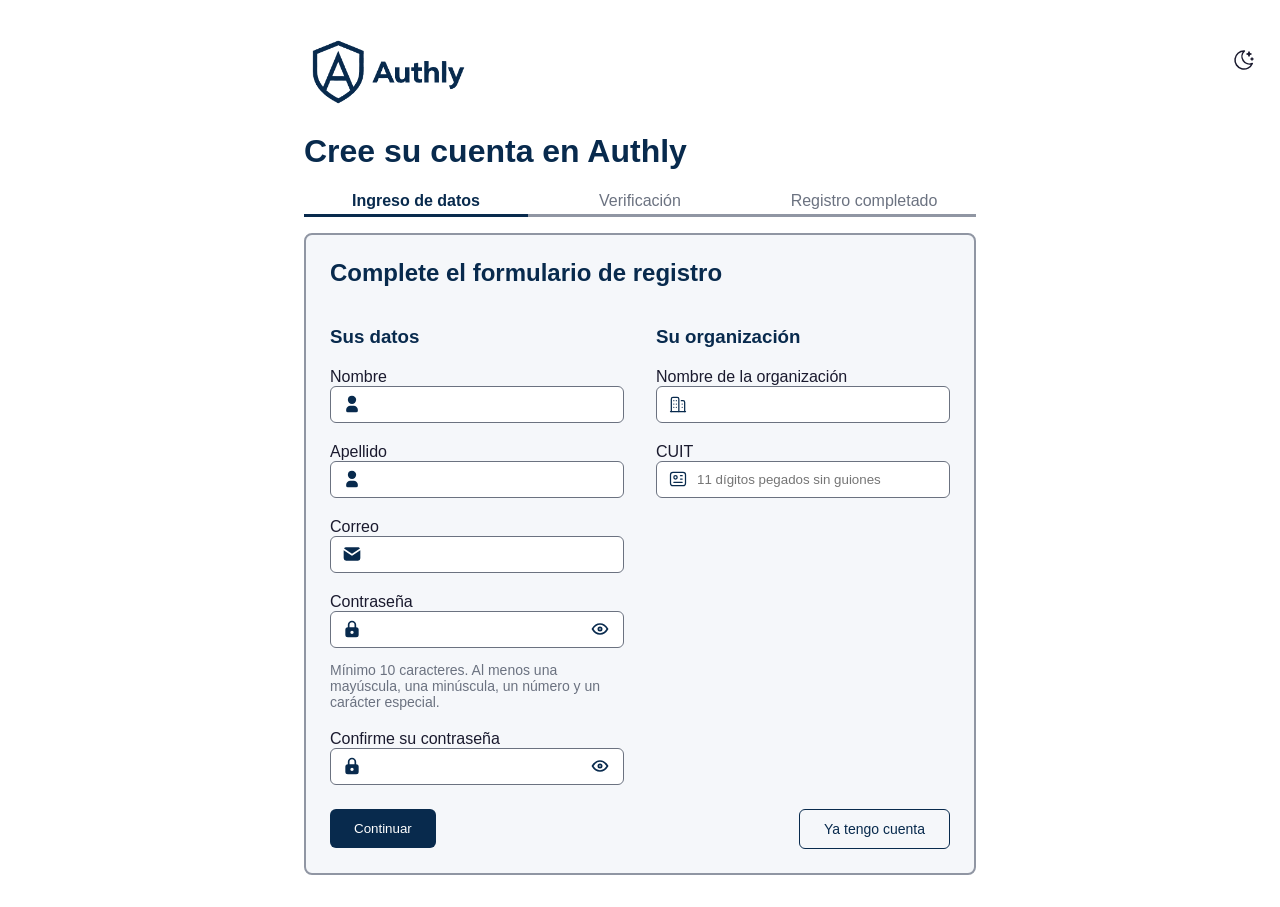
<file: frontend/register.html>
<!DOCTYPE html>
<html lang="es">

    <head>
        <meta charset="UTF-8">
         <script>
            if (localStorage.getItem("tema") === "oscuro") {
            document.documentElement.setAttribute("data-tema", "oscuro");
            }
        </script>
        <meta name="viewport" content="width=device-width, initial-scale=1">
        <title>Crear cuenta | Authly</title>
        <link rel="stylesheet" href="css/variables.css">
        <link rel="stylesheet" href="css/base.css">
        <link rel="stylesheet" href="css/components.css">
        <link rel="stylesheet" href="css/auth.css">
        <link rel="stylesheet" href="css/transiciones.css">
    </head>
    
    <body>
        <button type="button" aria-label="Cambiar a modo oscuro" id="cambiar-tema">
            <svg class="icono-luna" width="24" height="24" viewBox="0 0 24 24" fill="none" stroke="currentColor" stroke-width="1.5" stroke-linecap="round" stroke-linejoin="round" aria-hidden="true">
                <path d="M12 3c.132 0 .263 0 .393 0a7.5 7.5 0 0 0 7.92 12.446a9 9 0 1 1 -8.313 -12.454z" />
                <path d="M17 4a2 2 0 0 0 2 2a2 2 0 0 0 -2 2a2 2 0 0 0 -2 -2a2 2 0 0 0 2 -2" />
                <path d="M19 11h2m-1 -1v2" />
            </svg>
            <svg class="icono-sol" width="24" height="24" viewBox="0 0 24 24" fill="none" stroke="currentColor" stroke-width="1.5" stroke-linecap="round" stroke-linejoin="round" aria-hidden="true">
                <path d="M14.828 14.828a4 4 0 1 0 -5.656 -5.656a4 4 0 0 0 5.656 5.656z" />
                <path d="M6.343 17.657l-1.414 1.414" />
                <path d="M6.343 6.343l-1.414 -1.414" />
                <path d="M17.657 6.343l1.414 -1.414" />
                <path d="M17.657 17.657l1.414 1.414" />
                <path d="M4 12h-2" />
                <path d="M12 4v-2" />
                <path d="M20 12h2" />
                <path d="M12 20v2" />
            </svg>
        </button>
    
        <div class="contenedor">

            <img class="logo claro" src="assets/img/logo_horizontal.png" alt="Logo de Authly">
            <img class="logo oscuro" src="assets/img/logo_horizontal_noche.png" alt="Logo de Authly">

            <h1>Cree su cuenta en Authly</h1>

            <ol class="indicador-pasos">
                <li class="activo" id="indicador-datos" aria-current="step">Ingreso de datos</li>
                <li id="indicador-codigo">Verificación</li>
                <li id="indicador-confirmacion">Registro completado</li>
            </ol>

            <section id="paso-datos" class="paso">

                <h2>Complete el formulario de registro</h2>
                <form id="formulario-registro" novalidate>
                    <div class="grupos-campo">
                        <section>

                            <h3>Sus datos</h3>

                            <label for="nombre-admin">Nombre</label>
                            <div class="campo-icono">
                                <input type="text" id="nombre-admin" name="nombre" maxlength="100">
                                <svg width="20" height="20" viewBox="0 0 24 24" fill="currentColor" aria-hidden="true">
                                    <path d="M12 2a5 5 0 1 1 -5 5l.005 -.217a5 5 0 0 1 4.995 -4.783z" />
                                    <path d="M14 14a5 5 0 0 1 5 5v1a2 2 0 0 1 -2 2h-10a2 2 0 0 1 -2 -2v-1a5 5 0 0 1 5 -5h4z" />
                                </svg>
                            </div>    
                            <p class="mensaje-error oculto" id="error-nombre">Campo incompleto. Ingrese su nombre.</p>

                            <label for="apellido-admin">Apellido</label>
                            <div class="campo-icono">
                                <input type="text" id="apellido-admin" name="apellido" maxlength="100">
                                <svg width="20" height="20" viewBox="0 0 24 24" fill="currentColor" aria-hidden="true">
                                    <path d="M12 2a5 5 0 1 1 -5 5l.005 -.217a5 5 0 0 1 4.995 -4.783z" />
                                    <path d="M14 14a5 5 0 0 1 5 5v1a2 2 0 0 1 -2 2h-10a2 2 0 0 1 -2 -2v-1a5 5 0 0 1 5 -5h4z" />
                                </svg>
                            </div>
                            <p class="mensaje-error oculto" id="error-apellido">Campo incompleto. Ingrese su apellido.</p>

                            <label for="email-admin">Correo</label>
                            <div class="campo-icono">
                                <input type="email" id="email-admin" name="email" maxlength="254">
                                <svg width="20" height="20" viewBox="0 0 24 24" fill="currentColor" aria-hidden="true">
                                    <path d="M22 7.535v9.465a3 3 0 0 1 -2.824 2.995l-.176 .005h-14a3 3 0 0 1 -2.995 -2.824l-.005 -.176v-9.465l9.445 6.297l.116 .066a1 1 0 0 0 .878 0l.116 -.066l9.445 -6.297z" />
                                    <path d="M19 4c1.08 0 2.027 .57 2.555 1.427l-9.555 6.37l-9.555 -6.37a2.999 2.999 0 0 1 2.354 -1.42l.201 -.007h14z" />
                                </svg>
                            </div>   
                            <p class="mensaje-error oculto" id="error-email"></p>
                           
                            <label for="pass-admin">Contraseña</label> 
                            <div class="campo-icono">
                                <input type="password" id="pass-admin" name="pass" maxlength="128">
                                <svg width="20" height="20" viewBox="0 0 24 24" fill="currentColor" aria-hidden="true">
                                    <path d="M12 2a5 5 0 0 1 5 5v3a3 3 0 0 1 3 3v6a3 3 0 0 1 -3 3h-10a3 3 0 0 1 -3 -3v-6a3 3 0 0 1 3 -3v-3a5 5 0 0 1 5 -5m0 12a2 2 0 0 0 -1.995 1.85l-.005 .15a2 2 0 1 0 2 -2m0 -10a3 3 0 0 0 -3 3v3h6v-3a3 3 0 0 0 -3 -3" />
                                </svg>

                                <button type="button" class="boton-ojo" id="boton-ojo-pass" aria-label="Mostrar contraseña" aria-pressed="false">
                                    <svg class="icono-ojo-abierto" width="20" height="20" viewBox="0 0 24 24" fill="none" stroke="currentColor" stroke-width="2" stroke-linecap="round" stroke-linejoin="round" aria-hidden="true">
                                        <path d="M10 12a2 2 0 1 0 4 0a2 2 0 0 0 -4 0" />
                                        <path d="M21 12c-2.4 4 -5.4 6 -9 6c-3.6 0 -6.6 -2 -9 -6c2.4 -4 5.4 -6 9 -6c3.6 0 6.6 2 9 6" />
                                    </svg>
                                    <svg class="icono-ojo-cerrado" width="20" height="20" viewBox="0 0 24 24" fill="none" stroke="currentColor" stroke-width="2" stroke-linecap="round" stroke-linejoin="round" aria-hidden="true">
                                        <path d="M10.585 10.587a2 2 0 0 0 2.829 2.828" />
                                        <path d="M16.681 16.673a8.717 8.717 0 0 1 -4.681 1.327c-3.6 0 -6.6 -2 -9 -6c1.272 -2.12 2.712 -3.678 4.32 -4.674m2.86 -1.146a9.055 9.055 0 0 1 1.82 -.18c3.6 0 6.6 2 9 6c-.666 1.11 -1.379 2.067 -2.138 2.87" />
                                        <path d="M3 3l18 18" />
                                    </svg>
                                </button>

                            </div>    
                            <p class="texto-ayuda">Mínimo 10 caracteres. Al menos una mayúscula, una minúscula, un número y un carácter especial.</p>
                            <p class="mensaje-error oculto" id="error-pass"></p>

                            <label for="confirmar-admin">Confirme su contraseña</label>
                            <div class="campo-icono">
                                <input type="password" id="confirmar-admin" name="confirmar" maxlength="128">
                                <svg width="20" height="20" viewBox="0 0 24 24" fill="currentColor" aria-hidden="true">
                                    <path d="M12 2a5 5 0 0 1 5 5v3a3 3 0 0 1 3 3v6a3 3 0 0 1 -3 3h-10a3 3 0 0 1 -3 -3v-6a3 3 0 0 1 3 -3v-3a5 5 0 0 1 5 -5m0 12a2 2 0 0 0 -1.995 1.85l-.005 .15a2 2 0 1 0 2 -2m0 -10a3 3 0 0 0 -3 3v3h6v-3a3 3 0 0 0 -3 -3" />
                                </svg>

                                <button type="button" class="boton-ojo" id="boton-ojo-confirmar" aria-label="Mostrar confirmación de contraseña" aria-pressed="false">
                                    <svg class="icono-ojo-abierto" width="20" height="20" viewBox="0 0 24 24" fill="none" stroke="currentColor" stroke-width="2" stroke-linecap="round" stroke-linejoin="round" aria-hidden="true">
                                        <path d="M10 12a2 2 0 1 0 4 0a2 2 0 0 0 -4 0" />
                                        <path d="M21 12c-2.4 4 -5.4 6 -9 6c-3.6 0 -6.6 -2 -9 -6c2.4 -4 5.4 -6 9 -6c3.6 0 6.6 2 9 6" />
                                    </svg>
                                    <svg class="icono-ojo-cerrado" width="20" height="20" viewBox="0 0 24 24" fill="none" stroke="currentColor" stroke-width="2" stroke-linecap="round" stroke-linejoin="round" aria-hidden="true">
                                        <path d="M10.585 10.587a2 2 0 0 0 2.829 2.828" />
                                        <path d="M16.681 16.673a8.717 8.717 0 0 1 -4.681 1.327c-3.6 0 -6.6 -2 -9 -6c1.272 -2.12 2.712 -3.678 4.32 -4.674m2.86 -1.146a9.055 9.055 0 0 1 1.82 -.18c3.6 0 6.6 2 9 6c-.666 1.11 -1.379 2.067 -2.138 2.87" />
                                        <path d="M3 3l18 18" />
                                    </svg>
                                </button>

                            </div>

                            <p class="mensaje-error oculto" id="error-confirmar"></p>

                        </section>

                        <section>
                     
                            <h3>Su organización</h3>

                            <label for="nombre-org">Nombre de la organización</label>
                            <div class="campo-icono">
                                <input type="text" id="nombre-org" name="nombre-org" maxlength="200">
                                <svg width="20" height="20" viewBox="0 0 24 24" fill="none" stroke="currentColor" stroke-width="1.5" stroke-linecap="round" stroke-linejoin="round" aria-hidden="true">
                                    <path d="M4 21v-15c0 -1 1 -2 2 -2h5c1 0 2 1 2 2v15" />
                                    <path d="M16 8h2c1 0 2 1 2 2v11" />
                                    <path d="M3 21h18" />
                                    <path d="M10 12v0" />
                                    <path d="M10 16v0" />
                                    <path d="M10 8v0" />
                                    <path d="M7 12v0" />
                                    <path d="M7 16v0" />
                                    <path d="M7 8v0" />
                                    <path d="M17 12v0" />
                                    <path d="M17 16v0" />
                                </svg>
                            </div>
                            <p class="mensaje-error oculto" id="error-nombre-org">Campo incompleto. Ingrese el nombre de su organización.</p>

                            <label for="cuit-org">CUIT</label>
                            <div class="campo-icono">
                                <input type="text" id="cuit-org" name="cuit" maxlength="11" inputmode="numeric" placeholder="11 dígitos pegados sin guiones">
                                <svg width="20" height="20" viewBox="0 0 24 24" fill="none" stroke="currentColor" stroke-width="1.5" stroke-linecap="round" stroke-linejoin="round" aria-hidden="true">
                                    <path d="M3 4m0 3a3 3 0 0 1 3 -3h12a3 3 0 0 1 3 3v10a3 3 0 0 1 -3 3h-12a3 3 0 0 1 -3 -3z" />
                                    <path d="M9 10m-2 0a2 2 0 1 0 4 0a2 2 0 1 0 -4 0" />
                                    <path d="M15 8l2 0" />
                                    <path d="M15 12l2 0" />
                                    <path d="M7 16l10 0" />
                                </svg>
                            </div>    
                            <p class="mensaje-error oculto" id="error-cuit-org"></p>

                        </section>
                    </div>
                     
                    <p class="mensaje-error oculto" id="error-general"></p>
                    <div class="botones-formulario">
                        <button type="submit" id="siguiente-paso">Continuar</button>
                        <a href="login.html" class="boton-enlace boton-enlace-secundario">Ya tengo cuenta</a>
                    </div>

                </form>

            </section>

            <section id="paso-codigo" class="paso oculto">

                <h2>Verifique su correo</h2>

                <form id="formulario-codigo" novalidate>
    
                    <label for="codigo-verificacion">Ingrese el código de 6 dígitos</label>
                    <div class="campo-icono">
                        <input type="text" id="codigo-verificacion" name="codigo" maxlength="6" inputmode="numeric">
                        <svg width="20" height="20" viewBox="0 0 24 24" fill="currentColor" aria-hidden="true">
                            <path d="M11.998 2l.118 .007l.059 .008l.061 .013l.111 .034a.993 .993 0 0 1 .217 .112l.104 .082l.255 .218a11 11 0 0 0 7.189 2.537l.342 -.01a1 1 0 0 1 1.005 .717a13 13 0 0 1 -9.208 16.25a1 1 0 0 1 -.502 0a13 13 0 0 1 -9.209 -16.25a1 1 0 0 1 1.005 -.717a11 11 0 0 0 7.531 -2.527l.263 -.225l.096 -.075a.993 .993 0 0 1 .217 -.112l.112 -.034a.97 .97 0 0 1 .119 -.021l.115 -.007zm3.71 7.293a1 1 0 0 0 -1.415 0l-3.293 3.292l-1.293 -1.292l-.094 -.083a1 1 0 0 0 -1.32 1.497l2 2l.094 .083a1 1 0 0 0 1.32 -.083l4 -4l.083 -.094a1 1 0 0 0 -.083 -1.32z" />
                        </svg>
                    </div> 

                    <p class="mensaje-error oculto" id="error-codigo-verificacion"></p>
                    <p class="mensaje-exito oculto" id="aviso-reenvio"></p>
                    
                    <button type="submit" id="boton-verificacion">Verificar</button>
                    <button type="button" class="boton-secundario" id="boton-reenvio">Reenviar código</button>
                   
                    

                </form>
    
            </section>

            <section id="paso-confirmacion" class="paso oculto">
                <svg class="icono-exito" width="48" height="48" viewBox="0 0 24 24" fill="none" stroke="currentColor" stroke-width="2" stroke-linecap="round" stroke-linejoin="round" aria-hidden="true">
                    <path d="M7 12l5 5l10 -10" />
                    <path d="M2 12l5 5m5 -5l5 -5" />
                </svg>

                <h2>Su cuenta ha sido creada</h2>

                <p>Bienvenido/a a Authly. Ya puede iniciar sesión.</p>

                <a href="login.html" class="boton-enlace">Ingrese a su cuenta</a>

            </section>
        </div>

        <script type="module" src="js/register.js"></script>
   
    </body>

</html>
</file>
<file: frontend/css/variables.css>
:root {
    --color-primario: #082A4D;
    --texto-principal: #1A1A2E;
    --texto-secundario: #6B7280;
    --fondo-principal: #FFFFFF;
    --texto-sobre-primario: #FFFFFF;
    --fondo-secundario: #F5F7FA;
    --color-primario-hover: #1B4570;
    --color-borde: #9096a3;
    --error: #DC2626;
    --exito: #059669;
    --color-titulo: #082A4D;
    --fondo-campo: #FFFFFF;
    --boton-hover: #041A33;
    --advertencia: #D97706;
    --peligro: #B91C1C;
    --peligro-hover: #991B1B;
}

:root[data-tema="oscuro"] {
    --color-primario: #2D5F9A;
    --texto-principal: #E5E7EB;
    --texto-secundario: #9CA3AF;
    --fondo-principal: #0D1520;
    --texto-sobre-primario: #FFFFFF;
    --fondo-secundario: #162030;
    --color-primario-hover: #3A74B8;
    --color-borde: #2B384A;
    --error: #F87171;
    --exito: #34D399;
    --color-titulo: #8FB4E3;
    --fondo-campo: #0D1520;
    --boton-hover: #244C7D;
    --advertencia: #FBBF24;
    --peligro: #DC2626;
    --peligro-hover: #B91C1C;
}
</file>
<file: frontend/css/base.css>
* {
    box-sizing: border-box;
}

body {
    color: var(--texto-principal);
    background-color: var(--fondo-principal);
    font-family: -apple-system, BlinkMacSystemFont, 'Segoe UI', Roboto, sans-serif;
}

h1, h2, h3 {
     color: var(--color-titulo);
}

a {
    color: var(--color-titulo);
    text-decoration: underline;
}

a:hover {
    color: var(--color-primario-hover);
}

.contenedor {
    max-width: 720px;
    margin: 0 auto;
    padding: 24px;
}

input, button, textarea {
    font-family: inherit;
}

.texto-ayuda {
    color: var(--texto-secundario);
    font-size: 14px;
}

#cambiar-tema {
    position: fixed;
    top: 16px;
    right: 16px;
    width: 40px;
    height: 40px;
    background-color: transparent;
    border: none;
    padding: 0;
    cursor: pointer;
    color: var(--texto-principal);
}

/* Los dos íconos se superponen en el centro del botón (en vez de ocupar lugar
   por turnos con display: none), para poder animar uno desapareciendo
   mientras el otro aparece, en lugar de reemplazarse de golpe. */
.icono-sol,
.icono-luna {
    position: absolute;
    top: 0;
    right: 0;
    bottom: 0;
    left: 0;
    margin: auto;
    transition: opacity 0.3s ease, transform 0.4s ease;
}

.icono-sol {
    opacity: 0;
    transform: rotate(-90deg) scale(0.5);
}

.icono-luna {
    opacity: 1;
    transform: rotate(0deg) scale(1);
}

:root[data-tema="oscuro"] .icono-luna {
    opacity: 0;
    transform: rotate(90deg) scale(0.5);
}

:root[data-tema="oscuro"] .icono-sol {
    opacity: 1;
    transform: rotate(0deg) scale(1);
}

@media (prefers-reduced-motion: reduce) {
    .icono-sol,
    .icono-luna {
        transition: none;
    }
}

.oculto {
    display: none !important;
}

@media (max-width: 640px) {
    .contenedor {
        padding: 16px;
    }

    input,
    textarea {
        font-size: 16px;
    }
}
</file>
<file: frontend/css/components.css>
input, textarea {
    padding: 10px;
    border: 1px solid var(--texto-secundario);
    border-radius: 6px;
    background-color: var(--fondo-campo);
    color: var(--texto-principal);
    width: 100%;
}

input:focus, textarea:focus {
    border-color: var(--color-primario);
    outline: none;
    box-shadow: 0 0 0 1px var(--color-primario-hover);
}

textarea {
    resize: vertical;
}

button {
    background-color: var(--color-primario);
    color: var(--texto-sobre-primario);
    border: none;
    border-radius: 6px;
    cursor: pointer;
    padding: 12px 24px;
}

button:hover {
    background-color: var(--boton-hover);
}

.mensaje-error {
    color: var(--error);
    font-size: 14px;
    margin-top: 6px;
}

.mensaje-exito {
    color: var(--exito);
    font-size: 14px;
    margin-top: 6px;
}

.boton-secundario {
    background-color: transparent;
    color: var(--color-titulo);
    border: 1px solid var(--color-titulo);
    margin-left: 12px;
}

.boton-secundario:hover {
    background-color: var(--color-primario);
    color: var(--texto-sobre-primario);
}

.boton-enlace {
    display: inline-block;
    background-color: var(--color-primario);
    color: var(--texto-sobre-primario);
    padding: 12px 24px;
    border-radius: 6px;
    text-decoration: none;
    font-size: 14px;
}

.boton-enlace:hover {
    background-color: var(--boton-hover);
    color: var(--texto-sobre-primario);
}

.icono-exito {
    color: var(--exito);
    display: block;
    margin-bottom: 12px;
}

.boton-enlace-secundario {
    background-color: transparent;
    color: var(--color-titulo);
    border: 1px solid var(--color-titulo);
    padding: 11px 24px;
}

.boton-enlace-secundario:hover {
    background-color: var(--color-primario);
    color: var(--texto-sobre-primario);
}

.logo {
    height: 80px;
    display: block;
}

.oscuro {
    display: none;
}

:root[data-tema="oscuro"] .claro {
    display: none;
}

:root[data-tema="oscuro"] .oscuro {
    display: block;
}

label {
    display: block;
    margin-top: 20px;
}

input[type="checkbox"] {
    width: auto;
    margin-top: 12px;
}

.botones-formulario {
    display: flex;
    justify-content: space-between;
    align-items: center;
    margin-top: 24px;
}

.botones-formulario button {
    margin-top: 0;
}

.boton-peligro {
    background-color: var(--peligro);
}

.boton-peligro:hover {
    background-color: var(--peligro-hover);
}

.boton-peligro-borde {
    background-color: transparent;
    color: var(--error);
    border: 1px solid var(--error);
}

.boton-peligro-borde:hover {
    background-color: var(--peligro);
    color: var(--texto-sobre-primario);
}

.contenedor-toasts {
    position: fixed;
    top: 64px;
    right: 16px;
    z-index: 1000;
    display: flex;
    flex-direction: column;
    gap: 8px;
    width: 360px;
    max-width: calc(100vw - 32px);
}

.toast {
    display: flex;
    align-items: flex-start;
    gap: 12px;
    padding: 12px 16px;
    background-color: var(--fondo-secundario);
    color: var(--texto-principal);
    border: 1px solid var(--color-borde);
    border-radius: 8px;
}

.toast::before {
    content: "";
    flex-shrink: 0;
    width: 10px;
    height: 10px;
    margin-top: 6px;
    border-radius: 50%;
    background-color: var(--color-borde);
}

.toast-exito {
    border-color: var(--exito);
}

.toast-exito::before {
    background-color: var(--exito);
}

.toast-error {
    border-color: var(--error);
}

.toast-error::before {
    background-color: var(--error);
}

.toast p {
    margin: 0;
    flex: 1;
}

.toast .toast-cerrar {
    margin: 0;
    padding: 0 4px;
    background-color: transparent;
    color: var(--texto-secundario);
    font-size: 18px;
    line-height: 1;
}

.toast .toast-cerrar:hover {
    background-color: transparent;
    color: var(--texto-principal);
}

button:disabled {
    opacity: 0.5;
    cursor: not-allowed;
}

.boton-peligro:disabled:hover {
    background-color: var(--peligro);
}

.paginador {
    display: flex;
    justify-content: center;
    align-items: center;
    gap: 6px;
    margin-top: 24px;
}

.paginador button {
    min-width: 36px;
    padding: 6px 10px;
    background-color: transparent;
    color: var(--color-titulo);
    border: 1px solid var(--color-borde);
}

.paginador button:hover {
    background-color: var(--color-primario);
    color: var(--texto-sobre-primario);
    border-color: var(--color-primario);
}

.paginador button[aria-current="page"] {
    background-color: var(--color-primario);
    color: var(--texto-sobre-primario);
    border-color: var(--color-primario);
    font-weight: bold;
}

.paginador button:disabled:hover {
    background-color: transparent;
    color: var(--color-titulo);
    border-color: var(--color-borde);
}

.paginador span {
    padding: 0 4px;
    color: var(--texto-secundario);
}

@media (max-width: 640px) {
    .contenedor-toasts {
        left: 16px;
        width: auto;
        max-width: none;
    }

    .paginador {
        flex-wrap: wrap;
    }

    .botones-formulario {
        flex-direction: column;
        align-items: stretch;
        gap: 12px;
    }

    .botones-formulario .boton-secundario {
        margin-left: 0;
    }
}

.boton-enlace,
.boton-enlace-secundario {
    text-align: center;
}

dialog {
    transition: opacity 0.2s ease, transform 0.2s ease, display 0.2s allow-discrete, overlay 0.2s allow-discrete;
    opacity: 0;
    transform: scale(0.96);
}

dialog[open] {
    opacity: 1;
    transform: scale(1);
}

@starting-style {
    dialog[open] {
        opacity: 0;
        transform: scale(0.96);
    }
}

dialog::backdrop {
    transition: background 0.2s ease, display 0.2s allow-discrete, overlay 0.2s allow-discrete;
    background: rgb(0 0 0 / 0%);
}

dialog[open]::backdrop {
    background: rgb(0 0 0 / 40%);
}

@starting-style {
    dialog[open]::backdrop {
        background: rgb(0 0 0 / 0%);
    }
}

/* ---------- Toasts: entran deslizándose, salen con un desvanecido ---------- */
.toast {
    animation: toast-entrada 0.25s ease;
}

.toast.toast-saliendo {
    animation: toast-salida 0.2s ease forwards;
}

@keyframes toast-entrada {
    from {
        opacity: 0;
        transform: translateX(24px);
    }
}

@keyframes toast-salida {
    to {
        opacity: 0;
        transform: translateX(24px);
    }
}

/* ---------- Un temblor breve en los mensajes de error, para llamar la atención ---------- */
.mensaje-error.tiembla {
    animation: temblar 0.4s ease;
}

@keyframes temblar {
    10%, 90% { transform: translateX(-1px); }
    20%, 80% { transform: translateX(2px); }
    30%, 50%, 70% { transform: translateX(-4px); }
    40%, 60% { transform: translateX(4px); }
}

/* ---------- Un espiral chico en los botones mientras procesan algo ---------- */
.boton-cargando {
    position: relative;
    padding-right: 40px;
}

.boton-cargando::after {
    content: "";
    position: absolute;
    right: 14px;
    top: 50%;
    width: 14px;
    height: 14px;
    margin-top: -7px;
    border: 2px solid currentColor;
    border-right-color: transparent;
    border-radius: 50%;
    animation: girar 0.6s linear infinite;
}

@keyframes girar {
    to { transform: rotate(360deg); }
}

/* ---------- Las filas de las tablas aparecen de a poco, no todas de golpe ---------- */
.tabla tbody tr {
    animation: fila-aparece 0.25s ease backwards;
}

.tabla tbody tr:nth-child(1) { animation-delay: 0.02s; }
.tabla tbody tr:nth-child(2) { animation-delay: 0.05s; }
.tabla tbody tr:nth-child(3) { animation-delay: 0.08s; }
.tabla tbody tr:nth-child(4) { animation-delay: 0.11s; }
.tabla tbody tr:nth-child(5) { animation-delay: 0.14s; }
.tabla tbody tr:nth-child(6) { animation-delay: 0.17s; }
.tabla tbody tr:nth-child(7) { animation-delay: 0.20s; }
.tabla tbody tr:nth-child(8) { animation-delay: 0.23s; }
.tabla tbody tr:nth-child(9) { animation-delay: 0.26s; }
.tabla tbody tr:nth-child(10) { animation-delay: 0.29s; }

@keyframes fila-aparece {
    from {
        opacity: 0;
        transform: translateY(6px);
    }
}

/* ---------- Respeta a quien pidió reducir el movimiento en todas las animaciones de arriba ---------- */
@media (prefers-reduced-motion: reduce) {
    .toast,
    .toast.toast-saliendo,
    .mensaje-error.tiembla,
    .boton-cargando::after,
    .tabla tbody tr {
        animation: none;
    }
}
</file>
<file: frontend/css/panel.css>
.contenedor-ancho {
    max-width: 960px;
}

.encabezado {
    display: flex;
    justify-content: space-between;
    align-items: center;
    max-width: 960px;
    margin: 0 auto;
    padding: 16px 24px;
    border-bottom: 1px solid var(--color-borde);
}

.encabezado .logo {
    height: 64px;
}

.datos-sesion {
    display: flex;
    align-items: center;
    gap: 16px;
}

.email-administrador {
    color: var(--texto-secundario);
    font-size: 14px;
}

.titulo-pagina {
    display: flex;
    justify-content: space-between;
    align-items: center;
}

.titulo-pagina h1 {
    margin: 0;
}

.estado-vacio {
    text-align: center;
    padding: 48px 24px;
    margin-top: 24px;
    border: 2px dashed var(--color-borde);
    border-radius: 8px;
    color: var(--texto-secundario);
}

.tabla {
    width: 100%;
    border-collapse: collapse;
    margin-top: 24px;
}

.tabla th {
    text-align: left;
    padding: 12px;
    font-size: 14px;
    color: var(--texto-secundario);
    border-bottom: 2px solid var(--color-borde);
}

.tabla td {
    padding: 12px;
    vertical-align: top;
    border-bottom: 1px solid var(--color-borde);
}

.descripcion {
    display: block;
    font-size: 14px;
    color: var(--texto-secundario);
}

.client-id {
    font-family: ui-monospace, Consolas, monospace; 
    font-size: 14px; 
    overflow-wrap: anywhere;
}

.boton-chico {
    padding: 4px 12px;
    font-size: 13px;
}

.identidad {
    display: flex;
    flex-direction: column;
    align-items: flex-end;
}

.nombre-organizacion {
    font-weight: bold;
    font-size: 14px;
}

dialog {
    background-color: var(--fondo-secundario);
    color: var(--texto-principal);
    border: 2px solid var(--color-borde);
    border-radius: 8px;
    padding: 24px;
    width: 100%;
    max-width: 480px;
}

dialog::backdrop {
    background-color: rgba(0, 0, 0, 0.6);
}

.aviso {
    display: flex;
    align-items: flex-start;
    gap: 12px;
    border-left: 4px solid var(--advertencia);
    padding: 12px 16px;
    margin: 16px 0;
    background-color: var(--fondo-campo);
    border-radius: 4px;
}

.aviso p {
    margin: 0;
}

.icono-aviso {
    color: var(--advertencia);
    flex-shrink: 0;
}

.credencial {
    margin-top: 16px;
}

.etiqueta-credencial {
    margin: 0 0 4px;
    font-size: 14px;
    color: var(--texto-secundario);
}

.credencial-fila {
    display: flex;
    align-items: center;
    gap: 12px;
}

.credencial-valor {
    font-family: ui-monospace, Consolas, monospace;
    font-size: 14px;
    overflow-wrap: anywhere;
    flex: 1;
}

#boton-entendido {
    display: block;
    margin: 24px 0 0 auto;
}

.enlace-volver {
    display: inline-block;
    margin-bottom: 16px;
}

.enlace-logo {
    display: block;
    text-decoration: none;
}

.pestanas-app {
    margin-top: 32px;
}

.pestanas {
    display: flex;
    gap: 4px;
    border-bottom: 1px solid var(--color-borde);
}

.pestanas .pestana {
    margin: 0 0 -1px;
    padding: 10px 16px;
    background-color: transparent;
    color: var(--texto-secundario);
    border-radius: 0;
    border-bottom: 3px solid transparent;
}

.pestanas .pestana:hover {
    background-color: transparent;
    color: var(--color-titulo);
}

.pestanas .pestana[aria-selected="true"] {
    color: var(--color-titulo);
    font-weight: bold;
    border-bottom-color: var(--color-titulo);
}

.pestanas-app [role="tabpanel"] {
    padding-top: 16px;
}

.barra-panel {
    display: flex;
    justify-content: space-between;
    align-items: center;
    gap: 16px;
}

.barra-panel p {
    margin: 0;
}

.etiqueta-predeterminado {
    display: inline-block;
    margin-left: 8px;
    padding: 1px 8px;
    font-size: 12px;
    color: var(--color-titulo);
    border: 1px solid var(--color-titulo);
    border-radius: 999px;
}

.acciones-fila {
    display: flex;
    gap: 8px;
}

.acciones-fila .boton-secundario {
    margin-left: 0;
}

dialog.dialog-ancho {
    max-width: 640px;
    max-height: 90vh;
    overflow-y: auto;
}

.grupo-campos {
    margin: 20px 0 0;
    padding: 12px 16px 16px;
    border: 1px solid var(--color-borde);
    border-radius: 6px;
}

.grupo-campos legend {
    padding: 0 8px;
    color: var(--color-titulo);
    font-weight: bold;
}

.grupo-campos .texto-ayuda {
    margin: 0 0 12px;
}

.casilla-fila {
    display: flex;
    align-items: center;
    gap: 8px;
    margin-top: 20px;
}

.casilla-fila label {
    margin-top: 0;
}

.grupo-campos .boton-secundario {
    margin-left: 0;
}

.fila-permiso {
    margin-bottom: 8px;
}

.campos-permiso {
    display: flex;
    gap: 8px;
    align-items: center;
}

.campos-permiso input {
    flex: 1;
    min-width: 0;
}

.fila-permiso .boton-quitar-permiso {
    margin: 0;
    padding: 6px 12px;
    background-color: transparent;
    color: var(--texto-secundario);
    border: 1px solid var(--color-borde);
    font-size: 16px;
    line-height: 1;
}

.fila-permiso .boton-quitar-permiso:hover {
    background-color: transparent;
    color: var(--error);
    border-color: var(--error);
}

.zona-peligro {
    margin-top: 48px;
    padding: 16px 20px 20px;
    border: 1px solid var(--error);
    border-radius: 8px;
}

.zona-peligro h2 {
    margin-top: 0;
}

.zona-peligro .texto-ayuda {
    margin: 0 0 16px;
}

.etiqueta-permiso,
.etiqueta-rol {
    display: inline-block;
    margin: 2px 4px 2px 0;
    padding: 2px 8px;
    font-size: 13px;
    background-color: var(--fondo-secundario);
    border: 1px solid var(--color-borde);
    border-radius: 4px;
}

.dato-fijo {
    margin: 0 0 4px;
    overflow-wrap: anywhere;
}

.casilla-rol {
    display: flex;
    align-items: flex-start;
    gap: 8px;
    margin-bottom: 10px;
}

.casilla-rol input[type="checkbox"] {
    margin-top: 4px;
}

.casilla-rol label {
    margin-top: 0;
    cursor: pointer;
}

.ficha-usuario {
    display: grid;
    grid-template-columns: auto 1fr;
    gap: 6px 16px;
    margin: 16px 0 0;
}

.ficha-usuario dt {
    color: var(--texto-secundario);
    font-size: 14px;
}

.ficha-usuario dd {
    margin: 0;
    overflow-wrap: anywhere;
}

.resumen-lista {
    margin: 16px 0 0;
    color: var(--texto-secundario);
    font-size: 14px;
}

@media (max-width: 640px) {
    .encabezado {
        flex-wrap: wrap;
        gap: 12px;
        padding: 12px 16px;
    }

    .encabezado .logo {
        height: 40px;
    }

    .datos-sesion {
        width: 100%;
        justify-content: space-between;
    }

    .identidad {
        align-items: flex-start;
        min-width: 0;
    }

    .nombre-organizacion,
    .email-administrador {
        overflow-wrap: anywhere;
    }

    .titulo-pagina,
    .barra-panel {
        flex-wrap: wrap;
        gap: 12px;
    }

    .titulo-pagina h1 {
        overflow-wrap: anywhere;
    }

    dialog,
    dialog.dialog-ancho {
        max-width: calc(100% - 24px);
        max-height: calc(100% - 24px);
        padding: 16px;
        overflow-y: auto;
    }

    .campos-permiso {
        flex-wrap: wrap;
    }

    .campos-permiso .campo-recurso {
        flex: 1 1 100%;
    }

    .boton-chico {
        padding: 8px 12px;
    }
}

@media (max-width: 640px) {
    .tabla,
    .tabla tbody,
    .tabla tr,
    .tabla td {
        display: block;
        width: 100%;
    }

    .tabla thead {
        position: absolute;
        width: 1px;
        height: 1px;
        overflow: hidden;
        clip: rect(0 0 0 0);
    }

    .tabla tr {
        margin-top: 16px;
        padding: 4px 12px;
        border: 1px solid var(--color-borde);
        border-radius: 8px;
        background-color: var(--fondo-secundario);
    }

    .tabla td {
        padding: 8px 0;
        border-bottom: 1px solid var(--color-borde);
        overflow-wrap: anywhere;
    }

    .tabla td:last-child {
        border-bottom: none;
    }

    .tabla td[data-etiqueta]::before {
        content: attr(data-etiqueta);
        display: block;
        margin-bottom: 2px;
        font-size: 13px;
        color: var(--texto-secundario);
    }
}

dialog {
    overscroll-behavior: contain;
}

@media (max-width: 640px) {
    dialog h2 {
        margin: 0 0 8px;
        font-size: 20px;
    }

    dialog label {
        margin-top: 14px;
    }

    dialog .aviso {
        margin: 12px 0;
        padding: 10px 12px;
    }

    dialog .grupo-campos {
        margin-top: 14px;
        padding: 8px 12px 12px;
    }

    dialog .botones-formulario {
        margin-top: 16px;
    }
}

@media (max-height: 500px) {
    dialog,
    dialog.dialog-ancho {
        max-height: calc(100% - 16px);
        padding: 12px 16px;
    }

    dialog h2 {
        margin: 0 0 8px;
        font-size: 18px;
    }

    dialog label {
        margin-top: 10px;
    }

    dialog .aviso {
        margin: 8px 0;
        padding: 8px 12px;
    }

    dialog .grupo-campos {
        margin-top: 10px;
        padding: 6px 12px 10px;
    }

    dialog .botones-formulario {
        margin-top: 12px;
    }

    .contenedor {
        padding-top: 12px;
        padding-bottom: 12px;
    }

    .encabezado .logo {
        height: 40px;
    }
}

@media (max-width: 640px) {
    .tabla td .client-id {
        display: block;
        margin-bottom: 8px;
    }

    .tabla td > .boton-secundario {
        margin-left: 0;
    }
}
</file>
<file: frontend/css/transiciones.css>
/* Que cualquier desplazamiento de la página sea suave, no de golpe */
html {
    scroll-behavior: smooth;
}

/* Transición entre páginas (navegación completa: login -> apps -> app.html, etc.) */
@view-transition {
    navigation: auto;
}

/* Solo el encabezado tiene nombre propio: si el logo (adentro del encabezado en
   apps.html y app.html) tuviera el mismo nombre, habría dos elementos con el
   mismo view-transition-name al mismo tiempo, y el navegador cancela toda la
   animación sin avisar. */
header {
    view-transition-name: encabezado;
}

/* Respeta a quien configuró su sistema para reducir el movimiento */
@media (prefers-reduced-motion: reduce) {
    html {
        scroll-behavior: auto;
    }

    @view-transition {
        navigation: none;
    }

    ::view-transition-group(*),
    ::view-transition-old(*),
    ::view-transition-new(*) {
        animation: none !important;
    }
}
</file>
<file: frontend/css/auth.css>
.grupos-campo {
    display: flex;
    gap: 32px;
}

.grupos-campo section {
    flex: 1;
}

button {
    margin-top: 24px;
}

.paso { 
    background-color: var(--fondo-secundario);
    padding: 24px;
    border-radius: 8px;
    border: 2px solid;
    border-color: var(--color-borde);
}

.paso h2 {
    margin-top: 0;
}

.indicador-pasos {
    display: flex;
    list-style: none;
    padding: 0;
}

.indicador-pasos li {
    flex: 1;
    color: var(--texto-secundario);
    border-bottom: 3px solid var(--color-borde);
    padding-bottom: 4px;
    text-align: center;
}

.indicador-pasos .activo {
    color: var(--color-titulo);
    font-weight: bold;
    border-bottom-color: var(--color-titulo);
}

.campo-icono {
    position: relative;
}

.campo-icono > svg {
    position: absolute;
    left: 12px;
    top: 50%;
    transform: translateY(-50%);
    color: var(--color-titulo);
    pointer-events: none;
}

.campo-icono input {
    padding-left: 40px;
    padding-right: 44px;
}

.enlace-secundario {
    display: block;
    margin-top: 16px;
    font-size: 14px;
}

.contenedor-angosto {
    max-width: 480px;
}

.campo-icono .boton-ojo {
    position: absolute;
    right: 8px;
    top: 50%;
    transform: translateY(-50%);
    margin: 0;
    padding: 6px;
    display: flex;
    align-items: center;
    background-color: transparent;
    color: var(--color-titulo);
}

.campo-icono .boton-ojo:hover {
    background-color: transparent;
    color: var(--color-primario-hover);
}

.boton-ojo .icono-ojo-cerrado {
    display: none;
}

.boton-ojo[aria-pressed="true"] .icono-ojo-abierto {
    display: none;
}

.boton-ojo[aria-pressed="true"] .icono-ojo-cerrado {
    display: block;
}

@media (max-width: 640px) {
    .grupos-campo {
        flex-direction: column;
        gap: 0;
    }

    .grupos-campo section {
        flex: none;
    }

    .paso {
        padding: 16px;
    }
}
</file>
